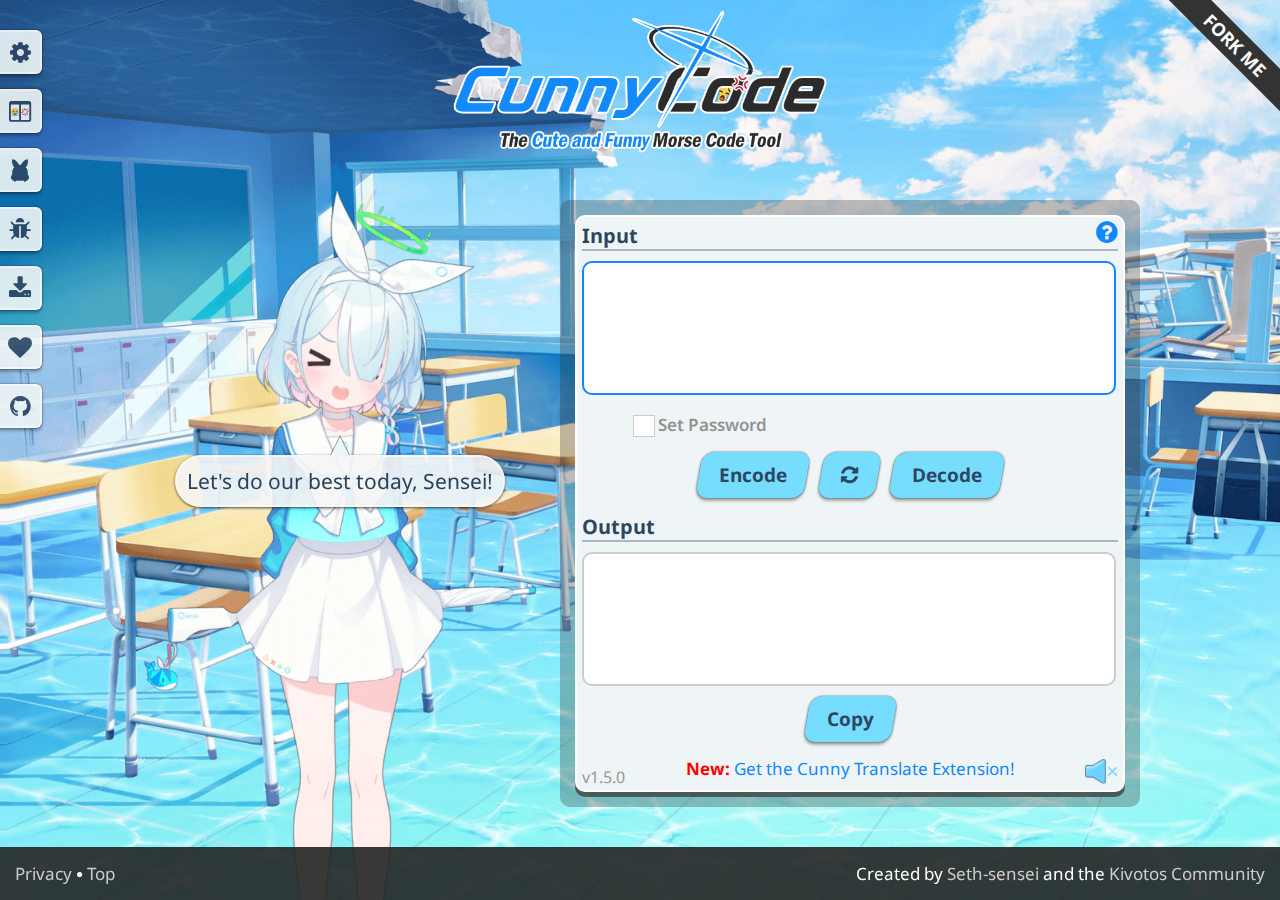
<file: index.html>
<!DOCTYPE html>
<html lang="en" prefix="og: http://ogp.me/ns#">
  <head>
    <meta charset="UTF-8">
    <title>Cunny Code</title>
    <meta name="title" content="Cunny Code">
    <meta name="twitter:title" content="Cunny Code">
    <meta property="og:title" content="Cunny Code">
    <meta name="description" content="The Cute and Funny Morse Code Tool.">
    <meta property="og:description" content="The Cute and Funny Morse Code Tool.">
    <link rel="shortcut icon" type="image/x-icon" href="resources/images/favicon.ico">

    <meta name="keywords" content="Blue Archive, Morse Code, Encoder, Decoder" lang="en">
    <meta name="language" content="en">
    <meta name="viewport" content="width=device-width, initial-scale=1">

    <meta property="og:site_name" content="sethclydesdale.github.io">
    <meta property="og:url" content="https://sethclydesdale.github.io/cunny-code/">
    <meta property="og:type" content="website">
    <meta property="og:image" content="https://sethclydesdale.github.io/cunny-code/resources/images/thumb.png">
    <meta name="twitter:card" content="summary">
    <meta name="twitter:creator" content="@SethC1995">

    <link rel="stylesheet" href="resources/css/stylesheet.min.css">
    <script src="resources/javascript/ga.js" async></script>
  </head>

  <body id="page">
    <header>
      <h1><a href="./" id="logo"><img src="resources/images/logo.png" alt="Cunny Code"></a></h1>
      <a id="fork-me" href="https://github.com/SethClydesdale/cunny-code">Fork Me</a>
    </header>
    
    <nav>
      <a href="javascript:Arona.settings.open();">Settings<i class="fa">&#xf013;</i></a>
      <a href="code/">The Code<i class="fa" id="cc-chart">&#xf0db;<span id="cunny">😭</span><span id="correction">💢</span></i></a>
      <a href="arona/">About Arona<i class="fa"><img src="resources/images/arona-icon.png" alt="&#xf059;"></i></a>
      <a href="report/">Reports &amp; Feedback<i class="fa">&#xf188;</i></a>
      <a href="download/">Download<i class="fa">&#xf019;</i></a>
      <a href="donate/">Donate<i class="fa">&#xf004;</i></a>
      <a href="https://github.com/SethClydesdale/cunny-code">GitHub<i class="fa">&#xf09b;</i></a>
    </nav>
    
    <div id="bg_layer"><div id="bg_layer2"></div></div>
    <div id="content">
      <div class="content-block clear">
        <div id="encoder" class="menu">
          <div class="menu-inner">
            <h3>Input <a href="javascript:Arona.help();" id="help" title="Help me, Arona!"><i class="fa">&#xf059;</i></a></h3>
            <textarea id="input"></textarea>
            
            <div id="password_field" class="columns-2">
              <input id="enable_password" type="checkbox" class="input_hidden" onchange="Arona.password.toggle(this);"><span tabindex="0" class="pseudo_checkbox" onclick="this.previousSibling.click();" onkeypress="event.key == 'Enter' && this.previousSibling.click();"></span><label for="enable_password" class="checkbox_label">Set Password</label>
              <input id="password" type="text" class="checkbox_input">
              <a href="javascript:Arona.help('password');" id="password_help" title="Help me, Arona!"><i class="fa">&#xf059;</i></a>
            </div>

            <div id="buttons" class="center">
              <button id="encode" onclick="Arona.encode(Arona.node.input.value, this);"><i>Encode</i></button>
              <button id="swap" onclick="Arona.swap();" title="Swap input and output"><i class="fa">&#xf021;</i></button>
              <button id="decode" onclick="Arona.decode(Arona.node.input.value, this);"><i>Decode</i></button>
            </div>

            <div id="error" style="display:none;">
              <h3 id="error_title">Error</h3>
              <strong id="error_body">The following could not be encoded.</strong><br>
              <div id="error_list" class="overflow-box"></div>
              <a href="#close" id="close_button" class="close-button" onclick="this.parentNode.style.display = 'none'; return false;"><i class="fa">&#xf00d;</i></a>
            </div>

            <h3>Output</h3>
            <textarea id="output" readonly></textarea>
            
            <div class="center">
              <button id="copy" onclick="Arona.node.output.select(); Arona.copyText(Arona.node.output.value);"><i>Copy</i></button>
            </div>
            
            <div id="cunny_translate" class="center">
              <strong style="color:red;">New:</strong> <a href="extension/">Get the Cunny Translate Extension!</a>
            </div>
            
            <div id="bgm">
              <img id="bgm_icon" src="resources/images/mute.png" onclick="Arona.toggleBGM();" onkeyup="if (/enter/i.test(event.key)) Arona.toggleBGM();" title="Toggle BGM" alt="BGM" tabindex="0">
              <audio id="bgm_player" ontimeupdate="if (this.currentTime >= 114.5) this.currentTime = 0;" loop><source src="resources/audio/Shooting%20Stars.mp3" type="audio/mpeg"></audio>
            </div>
            
            <div id="version">v1.5.0</div>
          </div>
        </div>
    
        <div id="arona">
          <div id="arona_inner">
            <div id="arona_body">
              <img id="holo" src="resources/images/arona/1.png" alt="Arona">
              <div id="arona_halo" class="arona_action"></div>
              <div id="arona_face" class="arona_action" onclick="Arona.touch('face');"></div>
              <div id="arona_head" class="arona_action" onclick="Arona.touch('head');"></div>
              <div id="arona_chest" class="arona_action" onclick="Arona.touch('chest');"></div>
              <div id="arona_skirt" class="arona_action" onclick="Arona.touch('skirt');"></div>
              <div id="arona_leg1" class="arona_action" onclick="Arona.touch('leg');"></div>
              <div id="arona_leg2" class="arona_action" onclick="Arona.touch('leg');"></div>
              <div id="arona_leg3" class="arona_action" onclick="Arona.touch('leg');"></div>
              <div id="arona_leg4" class="arona_action" onclick="Arona.touch('leg');"></div>
              <div id="arona_shoes" class="arona_action" onclick="Arona.touch('shoe');"></div>
            </div>
            <div id="dialogue_container" class="fade-in">
              <div id="dialogue"><noscript>Please enable JavaScript, Sensei.<br>You can't use me without it!</noscript></div>
            </div>
          </div>
        </div>
      </div>
    </div>
      
    <footer class="clear">
      <ul class="footer-left">
        <li><a href="privacy/">Privacy</a></li>
        <li><a href="#logo">Top</a></li>
      </ul>

      <ul class="footer-right">
        <li>Created by <a href="https://github.com/SethClydesdale">Seth-sensei</a> and the <a href="https://github.com/SethClydesdale/cunny-code/graphs/contributors">Kivotos Community</a></li>
      </ul>
    </footer>
    
    <script src="resources/javascript/aes.js"></script>
    <script src="resources/javascript/arona.min.js"></script>
    <script>
      // have Arona greet her dear Sensei
      Arona.say(Arona.speech.greetings[Math.floor(Math.random() * Arona.speech.greetings.length)]);
      
      Arona.preload.assets(); // preload images
      Arona.idle(true); // start idle listener
    </script>
  </body>
</html>
</file>
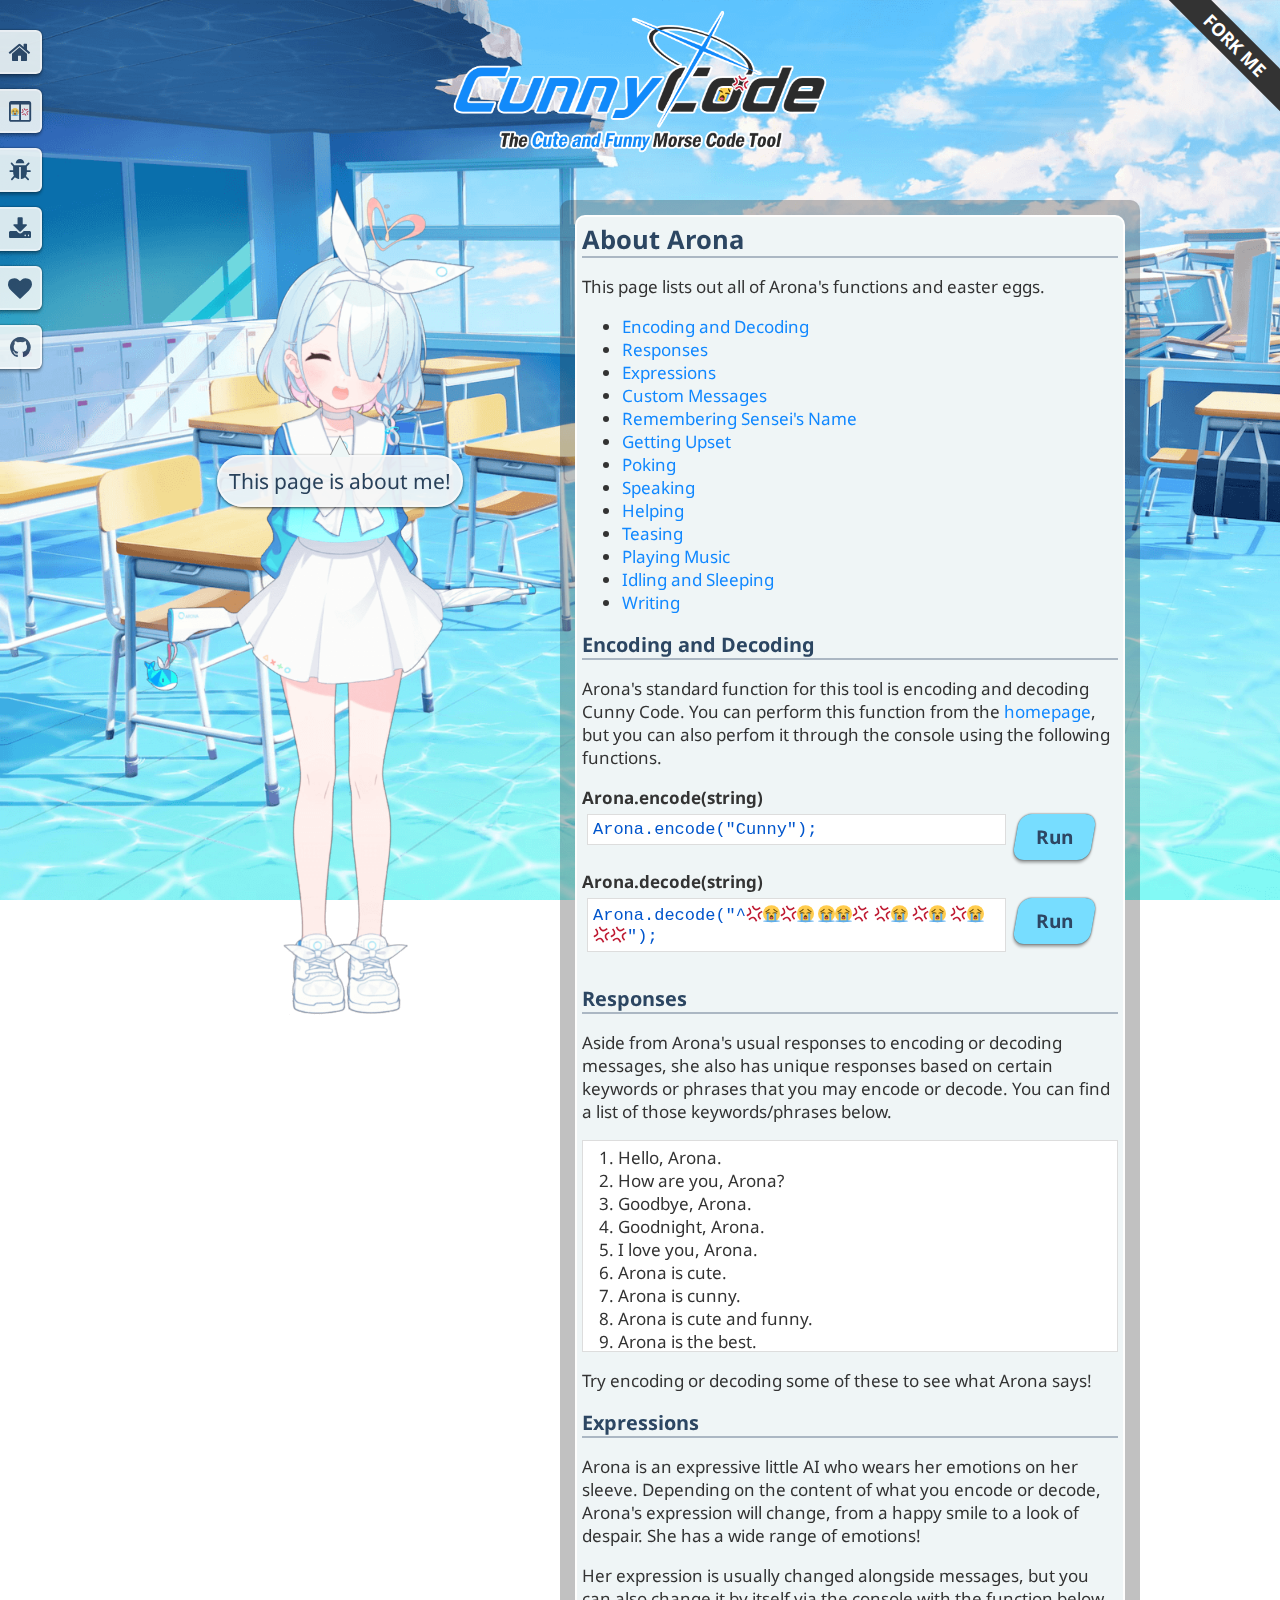
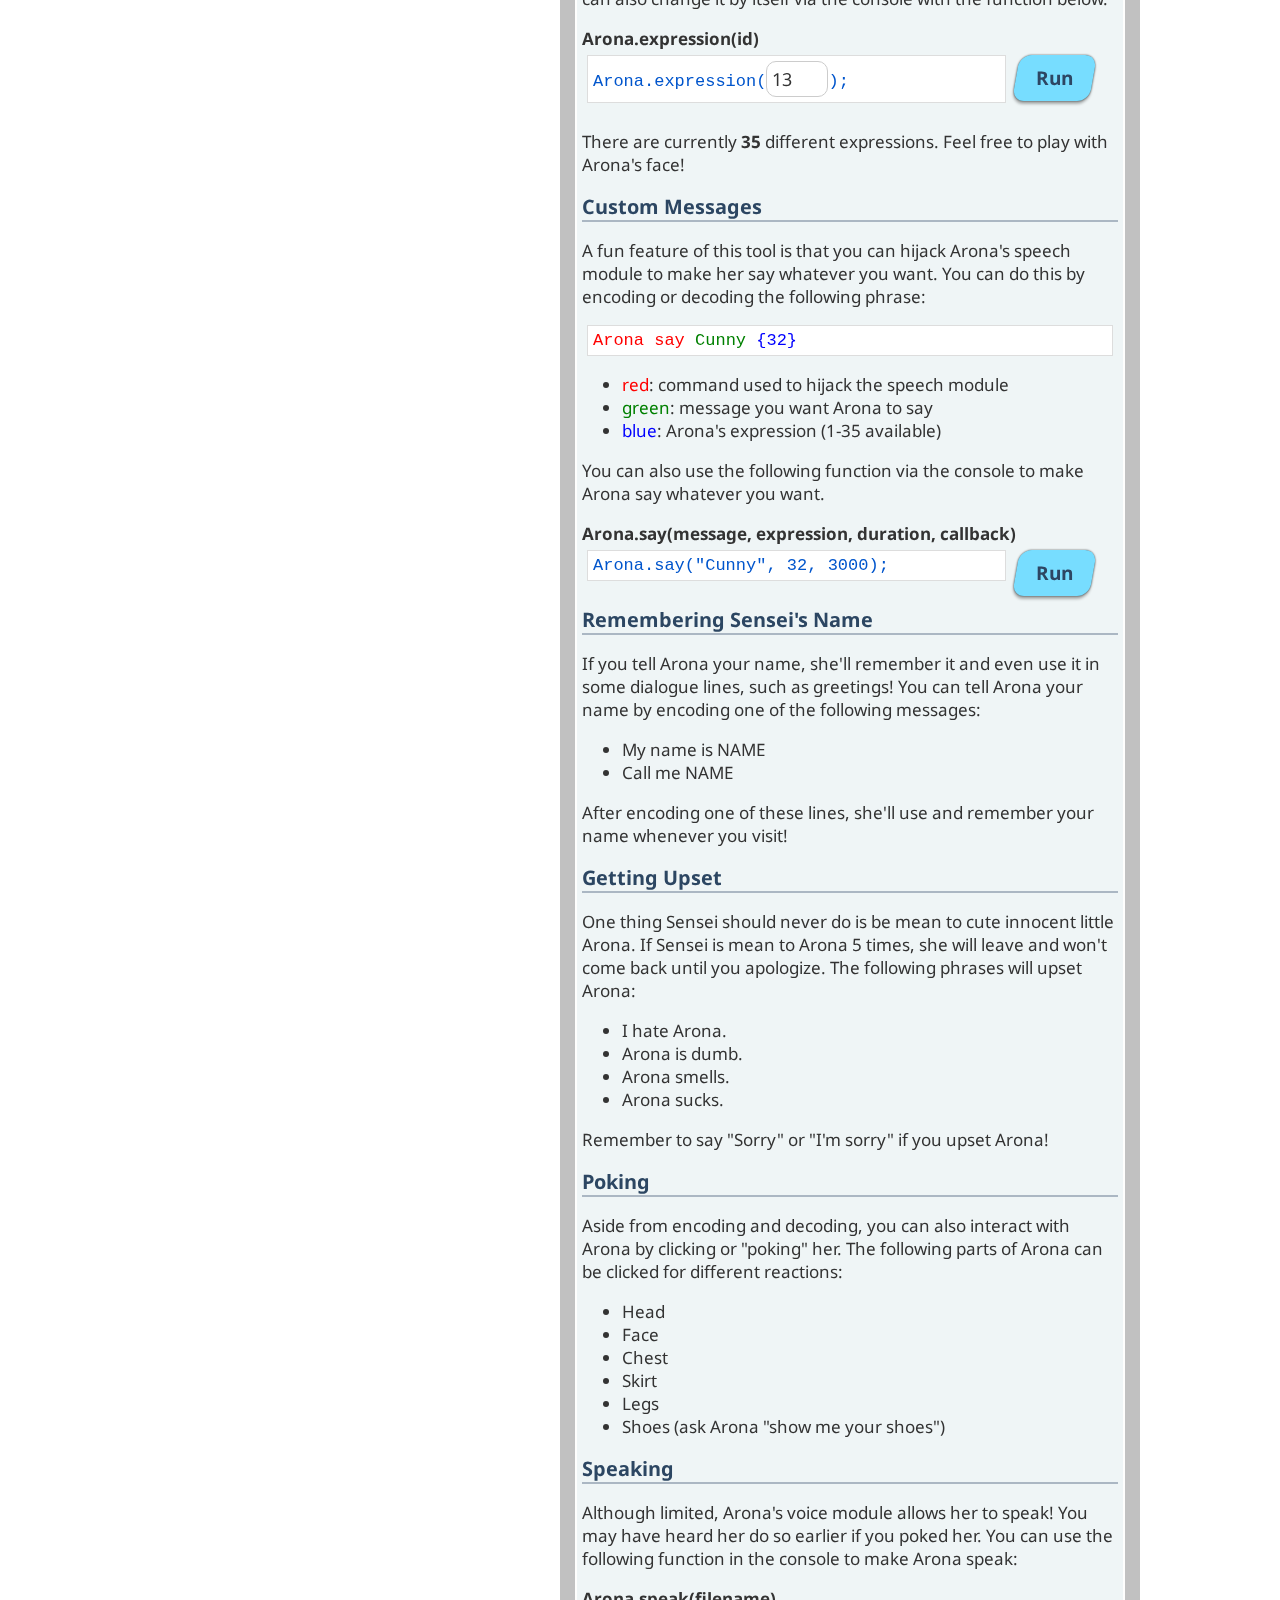
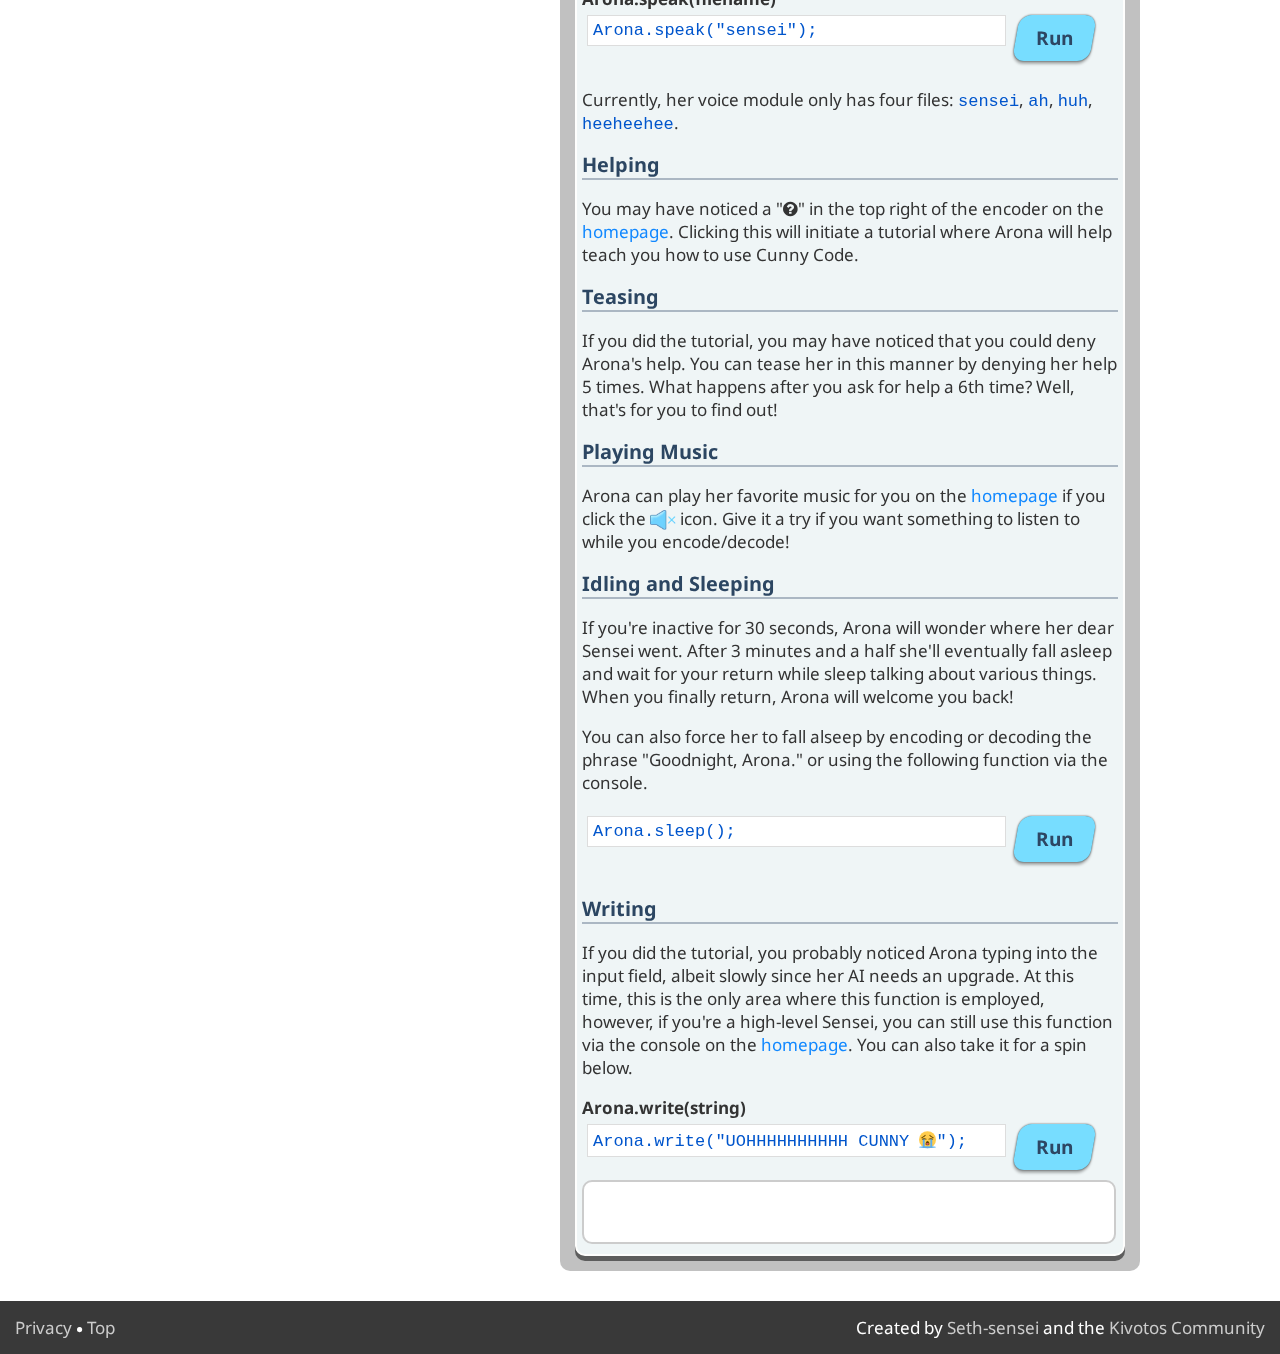
<file: arona/index.html>
﻿<!DOCTYPE html>
<html lang="en" prefix="og: http://ogp.me/ns#">
  <head>
    <meta charset="UTF-8">
    <title>About Arona | Cunny Code</title>
    <meta name="title" content="About Arona | Cunny Code">
    <meta name="twitter:title" content="About Arona | Cunny Code">
    <meta property="og:title" content="About Arona | Cunny Code">
    <meta name="description" content="This page lists out all of Arona's functions and easter eggs.">
    <meta property="og:description" content="This page lists out all of Arona's functions and easter eggs.">
    <link rel="shortcut icon" type="image/x-icon" href="../resources/images/favicon.ico">

    <meta name="keywords" content="Cunny Code, Blue Archive, Morse Code, Tool" lang="en">
    <meta name="language" content="en">
    <meta name="viewport" content="width=device-width, initial-scale=1">

    <meta property="og:site_name" content="sethclydesdale.github.io">
    <meta property="og:url" content="https://sethclydesdale.github.io/cunny-code/chart/">
    <meta property="og:type" content="website">
    <meta property="og:image" content="https://sethclydesdale.github.io/cunny-code/resources/images/thumb.png">
    <meta name="twitter:card" content="summary">
    <meta name="twitter:creator" content="@SethC1995">

    <link rel="stylesheet" href="../resources/css/stylesheet.min.css">
    <script src="../resources/javascript/ga.js" async></script>
  </head>

  <body id="page">
    <header>
      <h1><a href="../" id="logo"><img src="../resources/images/logo.png" alt="Cunny Code"></a></h1>
      <a id="fork-me" href="https://github.com/SethClydesdale/cunny-code">Fork Me</a>
    </header>
    
    <nav>
      <a href="../">Home<i class="fa">&#xf015;</i></a>
      <a href="../code/">The Code<i class="fa" id="cc-chart">&#xf0db;<span id="cunny">😭</span><span id="correction">💢</span></i></a>
      <a href="../report/">Reports &amp; Feedback<i class="fa">&#xf188;</i></a>
      <a href="../download/">Download<i class="fa">&#xf019;</i></a>
      <a href="../donate/">Donate<i class="fa">&#xf004;</i></a>
      <a href="https://github.com/SethClydesdale/cunny-code">GitHub<i class="fa">&#xf09b;</i></a>
    </nav>

    <div id="bg_layer"><div id="bg_layer2"></div></div>
    <div id="content">
      <div class="content-block clear">
        <div id="encoder" class="menu">
          <div class="menu-inner">
            <h2>About Arona</h2>
            <p>This page lists out all of Arona's functions and easter eggs.</p>
            <ul>
              <li><a href="#cunny-code">Encoding and Decoding</a></li>
              <li><a href="#responses">Responses</a></li>
              <li><a href="#expressions">Expressions</a></li>
              <li><a href="#custom-messages">Custom Messages</a></li>
              <li><a href="#sensei-name">Remembering Sensei's Name</a></li>
              <li><a href="#getting-upset">Getting Upset</a></li>
              <li><a href="#poking">Poking</a></li>
              <li><a href="#speaking">Speaking</a></li>
              <li><a href="#helping">Helping</a></li>
              <li><a href="#teasing">Teasing</a></li>
              <li><a href="#playing-music">Playing Music</a></li>
              <li><a href="#idling-and-sleeping">Idling and Sleeping</a></li>
              <li><a href="#writing">Writing</a></li>
            </ul>
            
            <h3 id="cunny-code">Encoding and Decoding</h3>
            <p>Arona's standard function for this tool is encoding and decoding Cunny Code. You can perform this function from the <a href="../">homepage</a>, but you can also perfom it through the console using the following functions.</p>
            
            <strong>Arona.encode(string)</strong>
            <div class="columns-2 clear">
              <div style="width:80%;margin-bottom:5px;"><code class="block">Arona.encode("Cunny");</code></div>
              <div style="width:20%;margin-bottom:5px;"><button onclick="Arona.say('Here is your encoded message, Sensei!<br>&quot;' + Arona.encode('Cunny') + '&quot;', 12); document.getElementById('arona_inner').focus();"><i>Run</i></button></div>
            </div>
            
            <strong>Arona.decode(string)</strong>
            <div class="columns-2 clear">
              <div style="width:80%;margin-bottom:5px;"><code class="block">Arona.decode("^💢😭💢😭 😭😭💢 💢😭 💢😭 💢😭💢💢");</code></div>
              <div style="width:20%;margin-bottom:5px;"><button onclick="Arona.say('Here is your decoded message, Sensei!<br>&quot;' + Arona.decode('^💢😭💢😭 😭😭💢 💢😭 💢😭 💢😭💢💢') + '&quot;', 12); document.getElementById('arona_inner').focus();"><i>Run</i></button></div>
            </div>
            <br>
            
            <h3 id="responses">Responses</h3>
            <p>Aside from Arona's usual responses to encoding or decoding messages, she also has unique responses based on certain keywords or phrases that you may encode or decode. You can find a list of those keywords/phrases below.</p>
            <ol id="response-list">
              <li>Hello, Arona.</li>
              <li>How are you, Arona?</li>
              <li>Goodbye, Arona.</li>
              <li>Goodnight, Arona.</li>
              <li>I love you, Arona.</li>
              <li>Arona is cute.</li>
              <li>Arona is cunny.</li>
              <li>Arona is cute and funny.</li>
              <li>Arona is the best.</li>
              <li>strawberry milk</li>
              <li>Who was the first person to decode Cunny Code?</li>
              <li>Who shared the first cunny code?</li>
              <li>uoh</li>
              <li>cunny</li>
              <li>cute and funny</li>
              <li>correction</li>
              <li>seggs</li>
              <li>kms</li>
              <li>Never gonna give you up</li>
              <li>Mutsuki dance</li>
              <li>69</li>
              <li>😭</li>
              <li>💢</li>
              <li>🦀</li>
            </ol>
            <p>Try encoding or decoding some of these to see what Arona says!</p>
            
            <h3 id="expressions">Expressions</h3>
            <p>Arona is an expressive little AI who wears her emotions on her sleeve. Depending on the content of what you encode or decode, Arona's expression will change, from a happy smile to a look of despair. She has a wide range of emotions!</p>
            <p>Her expression is usually changed alongside messages, but you can also change it by itself via the console with the function below.</p>
            <strong>Arona.expression(id)</strong>
            <div class="columns-2 clear">
              <div style="width:80%;margin-bottom:5px;"><code class="block">Arona.expression(<input id="arona_exp" type="number" value="13" min="1" max="35" onchange="document.getElementById('exp_run').click();" style="width:50px;">);</code></div>
              <div style="width:20%;margin-bottom:5px;"><button id="exp_run" onclick="Arona.expression(document.getElementById('arona_exp').value); document.getElementById('arona_inner').focus();"><i>Run</i></button></div>
            </div>
            <p>There are currently <strong>35</strong> different expressions. Feel free to play with Arona's face!</p>
            
            <h3 id="custom-messages">Custom Messages</h3>
            <p>A fun feature of this tool is that you can hijack Arona's speech module to make her say whatever you want. You can do this by encoding or decoding the following phrase:</p>
            <code class="block"><span style="color:red">Arona say</span> <span style="color:green;">Cunny</span> <span style="color:blue;">{32}</span></code>
            <ul>
              <li><span style="color:red">red</span>: command used to hijack the speech module</li>
              <li><span style="color:green;">green</span>: message you want Arona to say</li>
              <li><span style="color:blue;">blue</span>: Arona's expression (1-35 available)</li>
            </ul>
            <p>You can also use the following function via the console to make Arona say whatever you want.</p>
            <strong>Arona.say(message, expression, duration, callback)</strong>
            <div class="columns-2 clear">
              <div style="width:80%;margin-bottom:5px;"><code class="block">Arona.say("Cunny", 32, 3000);</code></div>
              <div style="width:20%;margin-bottom:5px;"><button onclick="Arona.say('Cunny', 32, 3000); document.getElementById('arona_inner').focus();"><i>Run</i></button></div>
            </div>
            
            <h3 id="sensei-name">Remembering Sensei's Name</h3>
            <p>If you tell Arona your name, she'll remember it and even use it in some dialogue lines, such as greetings! You can tell Arona your name by encoding one of the following messages:</p>
            <ul>
              <li>My name is NAME</li>
              <li>Call me NAME</li>
            </ul>
            <p>After encoding one of these lines, she'll use and remember your name whenever you visit!</p>
            
            <h3 id="getting-upset">Getting Upset</h3>
            <p>One thing Sensei should never do is be mean to cute innocent little Arona. If Sensei is mean to Arona 5 times, she will leave and won't come back until you apologize. The following phrases will upset Arona:</p>
            <ul>
              <li>I hate Arona.</li>
              <li>Arona is dumb.</li>
              <li>Arona smells.</li>
              <li>Arona sucks.</li>
            </ul>
            <p>Remember to say "Sorry" or "I'm sorry" if you upset Arona!</p>
            
            <h3 id="poking">Poking</h3>
            <p>Aside from encoding and decoding, you can also interact with Arona by clicking or "poking" her. The following parts of Arona can be clicked for different reactions:</p>
            <ul>
              <li>Head</li>
              <li>Face</li>
              <li>Chest</li>
              <li>Skirt</li>
              <li>Legs</li>
              <li>Shoes (ask Arona "show me your shoes")</li>
            </ul>
            
            <h3 id="speaking">Speaking</h3>
            <p>Although limited, Arona's voice module allows her to speak! You may have heard her do so earlier if you poked her. You can use the following function in the console to make Arona speak:</p>
            <strong>Arona.speak(filename)</strong>
            <div class="columns-2 clear">
              <div style="width:80%;margin-bottom:5px;"><code class="block">Arona.speak("sensei");</code></div>
              <div style="width:20%;margin-bottom:5px;"><button onclick="Arona.say('Sensei!', 31, 2000); Arona.speak('sensei'); document.getElementById('arona_inner').focus();"><i>Run</i></button></div>
            </div>
            <p>Currently, her voice module only has four files: <code>sensei</code>, <code>ah</code>, <code>huh</code>, <code>heeheehee</code>.</p>
            
            <h3 id="helping">Helping</h3>
            <p>You may have noticed a "<i class="fa">&#xf059;</i>" in the top right of the encoder on the <a href="../">homepage</a>. Clicking this will initiate a tutorial where Arona will help teach you how to use Cunny Code.</p>
            
            <h3 id="teasing">Teasing</h3>
            <p>If you did the tutorial, you may have noticed that you could deny Arona's help. You can tease her in this manner by denying her help 5 times. What happens after you ask for help a 6th time? Well, that's for you to find out!</p>
            
            <h3 id="playing-music">Playing Music</h3>
            <p>Arona can play her favorite music for you on the <a href="../">homepage</a> if you click the <img src="../resources/images/mute.png" alt="music" style="vertical-align:middle; height:20px;"> icon. Give it a try if you want something to listen to while you encode/decode!</p>
            
            <h3 id="idling-and-sleeping">Idling and Sleeping</h3>
            <p>If you're inactive for 30 seconds, Arona will wonder where her dear Sensei went. After 3 minutes and a half she'll eventually fall asleep and wait for your return while sleep talking about various things. When you finally return, Arona will welcome you back!</p>
            <p>You can also force her to fall alseep by encoding or decoding the phrase "Goodnight, Arona." or using the following function via the console.</p>
            <div class="columns-2 clear">
              <div style="width:80%;margin-bottom:5px;"><code class="block">Arona.sleep();</code></div>
              <div style="width:20%;margin-bottom:5px;"><button onclick="setTimeout(Arona.sleep, 100);"><i>Run</i></button></div>
            </div>
            <br>
            
            <h3 id="writing">Writing</h3>
            <p>If you did the tutorial, you probably noticed Arona typing into the input field, albeit slowly since her AI needs an upgrade. At this time, this is the only area where this function is employed, however, if you're a high-level Sensei, you can still use this function via the console on the <a href="../">homepage</a>. You can also take it for a spin below.</p>
            
            <strong>Arona.write(string)</strong>
            <div class="columns-2 clear">
              <div style="width:80%;margin-bottom:5px;"><code class="block">Arona.write("UOHHHHHHHHHH CUNNY 😭");</code></div>
              <div style="width:20%;margin-bottom:5px;"><button onclick="Arona.say('*confident typing*', 22, 3500); Arona.write('UOHHHHHHHHHH CUNNY 😭'); document.getElementById('arona_inner').focus();"><i>Run</i></button></div>
            </div>
            <textarea id="input-demo" style="height:50px;" readonly></textarea>
          </div>
        </div>
    
        <div id="arona">
          <div id="arona_inner" tabindex="0" style="outline:none;">
            <div id="arona_body">
              <img id="holo" src="../resources/images/arona/11.png" alt="Arona">
              <div id="arona_face" class="arona_action" onclick="Arona.touch('face');"></div>
              <div id="arona_head" class="arona_action" onclick="Arona.touch('head');"></div>
              <div id="arona_chest" class="arona_action" onclick="Arona.touch('chest');"></div>
              <div id="arona_skirt" class="arona_action" onclick="Arona.touch('skirt');"></div>
              <div id="arona_leg1" class="arona_action" onclick="Arona.touch('leg');"></div>
              <div id="arona_leg2" class="arona_action" onclick="Arona.touch('leg');"></div>
              <div id="arona_leg3" class="arona_action" onclick="Arona.touch('leg');"></div>
              <div id="arona_leg4" class="arona_action" onclick="Arona.touch('leg');"></div>
              <div id="arona_shoes" class="arona_action" onclick="Arona.touch('shoe');"></div>
            </div>
            <div id="dialogue_container" class="fade-in">
              <div id="dialogue">This page is about me!</div>
            </div>
          </div>
        </div>
      </div>
    </div>
      
    <footer class="clear">
      <ul class="footer-left">
        <li><a href="../privacy/">Privacy</a></li>
        <li><a href="#logo">Top</a></li>
      </ul>

      <ul class="footer-right">
        <li>Created by <a href="https://github.com/SethClydesdale">Seth-sensei</a> and the <a href="https://github.com/SethClydesdale/cunny-code/graphs/contributors">Kivotos Community</a></li>
      </ul>
    </footer>
    
    <script src="../resources/javascript/arona.min.js"></script>
    <script>
      Arona.node.input = document.getElementById('input-demo');
      
      // change Arona to default state after 10 seconds
      Arona.messageTimeout = setTimeout(function () {
        Arona.node.dialogue_container.className = 'fade-out';
        Arona.node.holo.src = getPaths() + 'resources/images/arona/1.png';
      }, 10000);
      
      Arona.preload.assets(); // preload images
      Arona.idle(true); // start idle listener
    </script>
  </body>
</html>
</file>
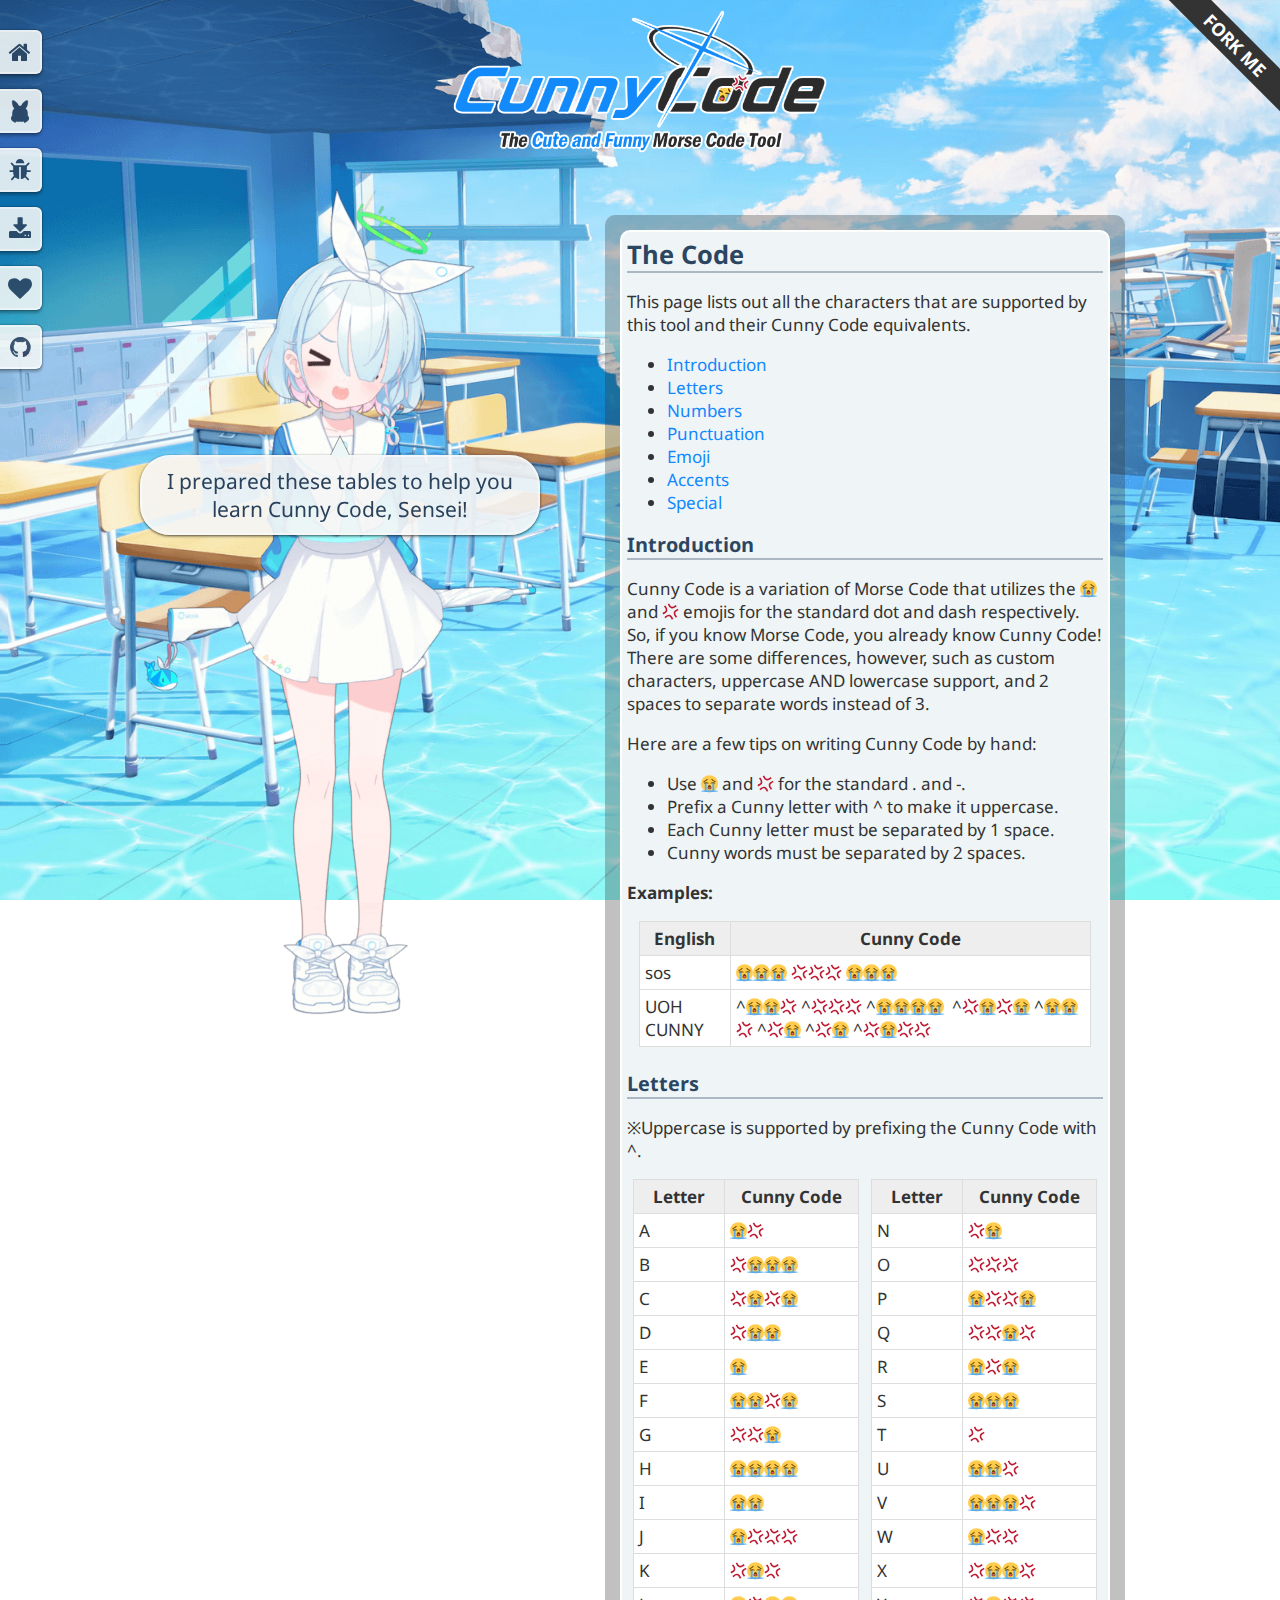
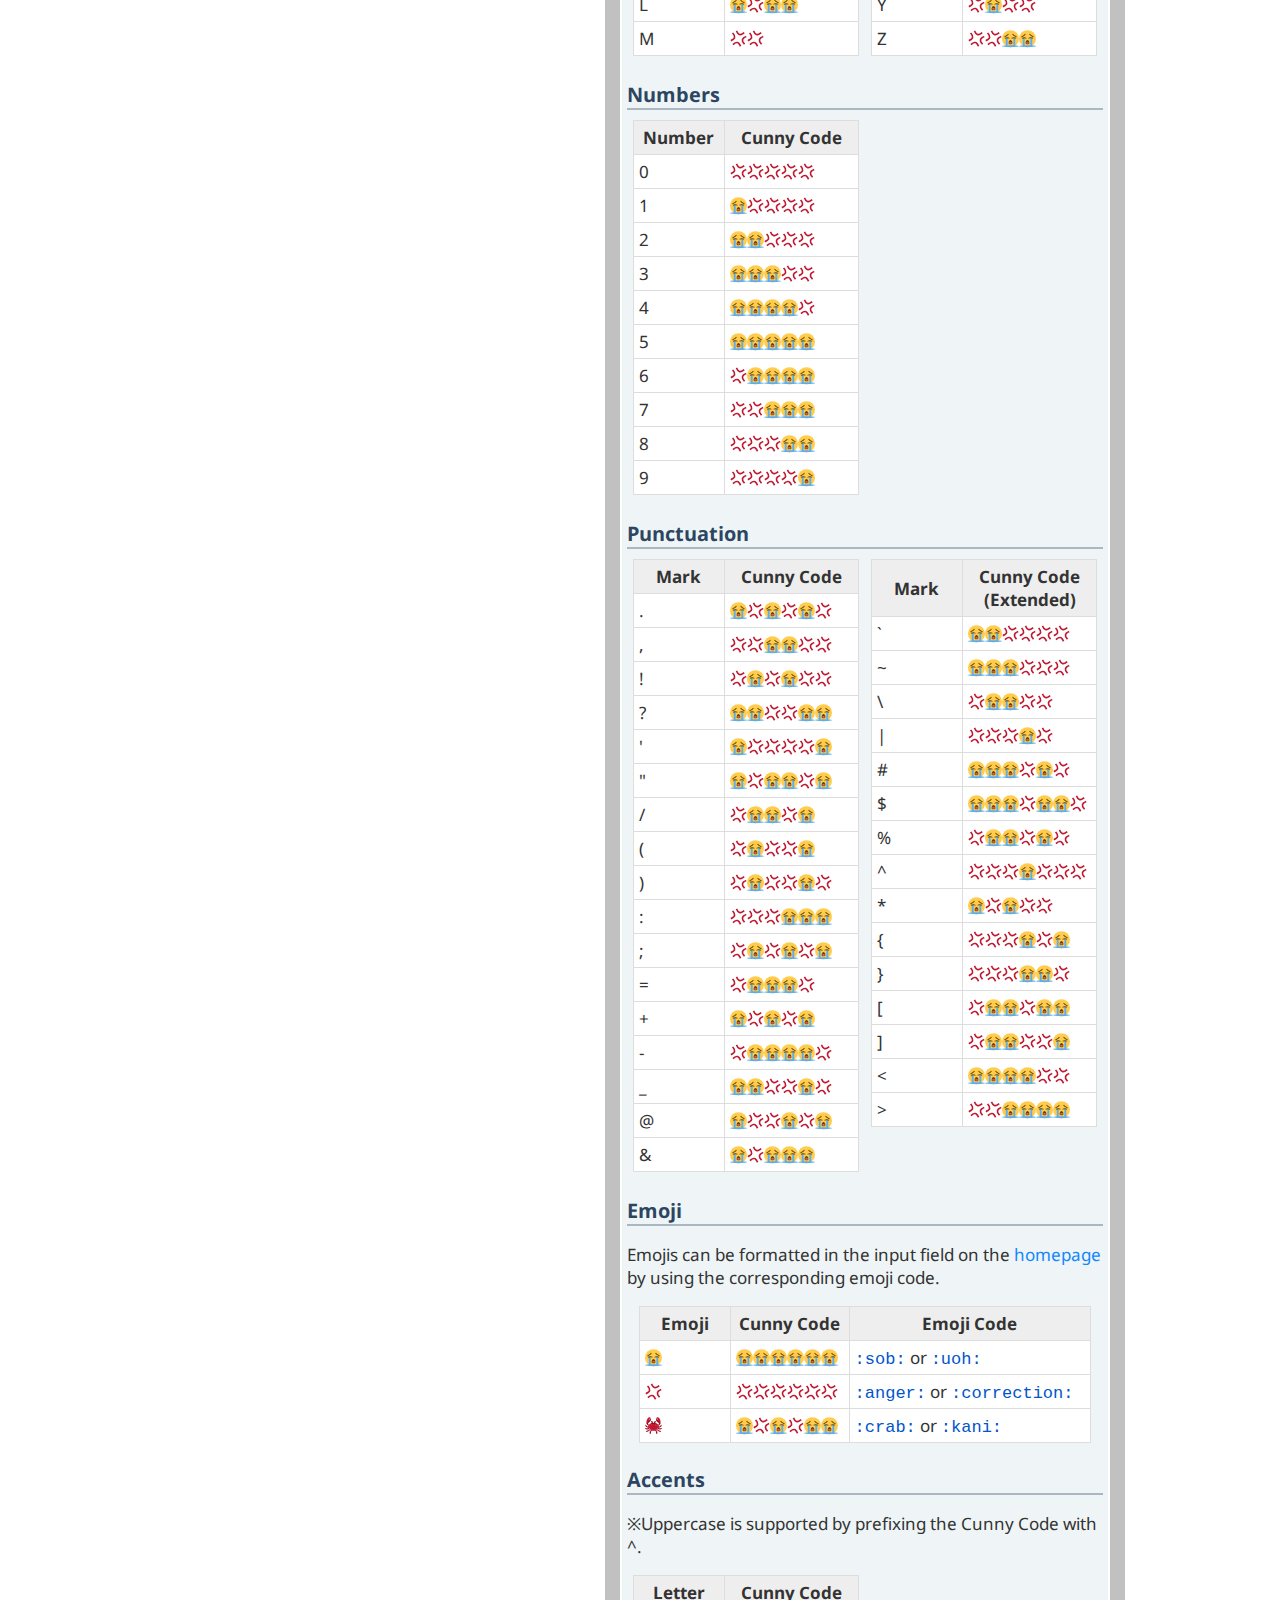
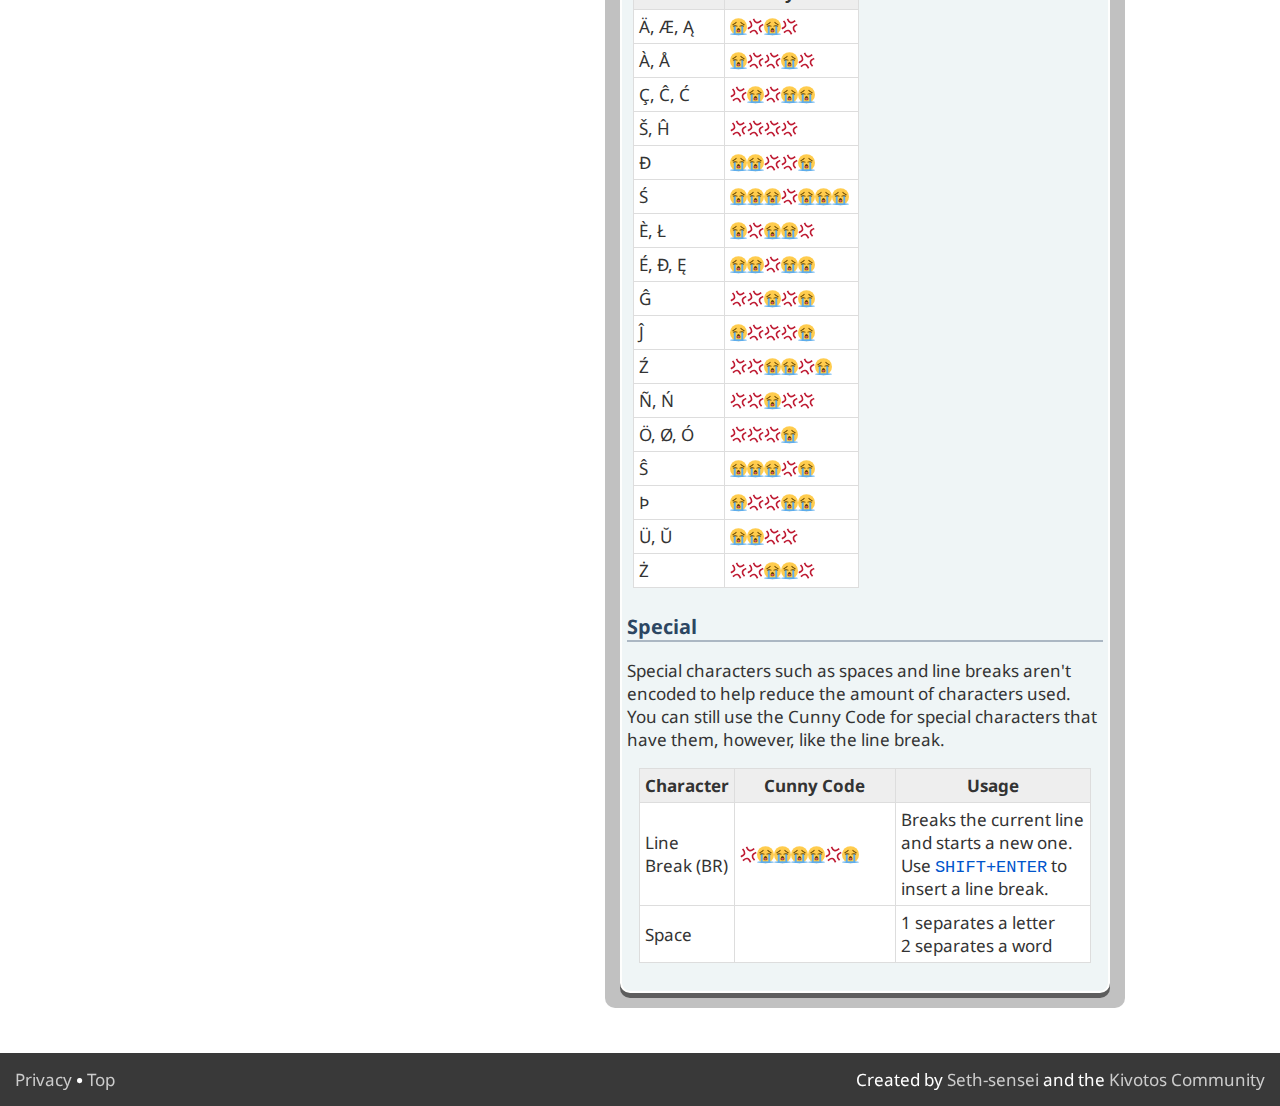
<file: code/index.html>
﻿<!DOCTYPE html>
<html lang="en" prefix="og: http://ogp.me/ns#">
  <head>
    <meta charset="UTF-8">
    <title>The Code | Cunny Code</title>
    <meta name="title" content="The Code | Cunny Code">
    <meta name="twitter:title" content="The Code | Cunny Code">
    <meta property="og:title" content="The Code | Cunny Code">
    <meta name="description" content="This page lists out all the characters supported by Cunny Code.">
    <meta property="og:description" content="This page lists out all the characters supported by Cunny Code.">
    <link rel="shortcut icon" type="image/x-icon" href="../resources/images/favicon.ico">

    <meta name="keywords" content="Cunny Code, Blue Archive, Morse Code, Tool" lang="en">
    <meta name="language" content="en">
    <meta name="viewport" content="width=device-width, initial-scale=1">

    <meta property="og:site_name" content="sethclydesdale.github.io">
    <meta property="og:url" content="https://sethclydesdale.github.io/cunny-code/chart/">
    <meta property="og:type" content="website">
    <meta property="og:image" content="https://sethclydesdale.github.io/cunny-code/resources/images/thumb.png">
    <meta name="twitter:card" content="summary">
    <meta name="twitter:creator" content="@SethC1995">

    <link rel="stylesheet" href="../resources/css/stylesheet.min.css">
    <script src="../resources/javascript/ga.js" async></script>
  </head>

  <body id="page">
    <header>
      <h1><a href="../" id="logo"><img src="../resources/images/logo.png" alt="Cunny Code"></a></h1>
      <a id="fork-me" href="https://github.com/SethClydesdale/cunny-code">Fork Me</a>
    </header>
    
    <nav>
      <a href="../">Home<i class="fa">&#xf015;</i></a>
      <a href="../arona/">About Arona<i class="fa"><img src="../resources/images/arona-icon.png" alt="&#xf059;"></i></a>
      <a href="../report/">Reports &amp; Feedback<i class="fa">&#xf188;</i></a>
      <a href="../download/">Download<i class="fa">&#xf019;</i></a>
      <a href="../donate/">Donate<i class="fa">&#xf004;</i></a>
      <a href="https://github.com/SethClydesdale/cunny-code">GitHub<i class="fa">&#xf09b;</i></a>
    </nav>

    <div id="bg_layer"><div id="bg_layer2"></div></div>
    <div id="content">
      <div class="content-block clear">
        <div id="encoder">
          <div class="menu">
            <div class="menu-inner">
              <h2>The Code</h2>
              <p>This page lists out all the characters that are supported by this tool and their Cunny Code equivalents.</p>
              <ul>
                <li><a href="#introduction">Introduction</a></li>
                <li><a href="#letters">Letters</a></li>
                <li><a href="#numbers">Numbers</a></li>
                <li><a href="#punctuation">Punctuation</a></li>
                <li><a href="#emoji">Emoji</a></li>
                <li><a href="#accents">Accents</a></li>
                <li><a href="#special">Special</a></li>
              </ul>

              <h3 id="introduction">Introduction</h3>
              <p>Cunny Code is a variation of Morse Code that utilizes the 😭 and 💢 emojis for the standard dot and dash respectively. So, if you know Morse Code, you already know Cunny Code! There are some differences, however, such as custom characters, uppercase AND lowercase support, and 2 spaces to separate words instead of 3.</p>
              <p>Here are a few tips on writing Cunny Code by hand:</p>
              <ul>
                <li>Use 😭 and 💢 for the standard . and -.</li>
                <li>Prefix a Cunny letter with ^ to make it uppercase.</li>
                <li>Each Cunny letter must be separated by 1 space.</li>
                <li>Cunny words must be separated by 2 spaces.</li>
              </ul>

              <p><strong>Examples:</strong></p>
              <table>
                <tr>
                  <th style="width:80px;">English</th>
                  <th>Cunny Code</th>
                </tr>
                <tr>
                  <td>sos</td>
                  <td>😭😭😭 💢💢💢 😭😭😭</td>
                </tr>
                <tr>
                  <td>UOH CUNNY</td>
                  <td>^😭😭💢 ^💢💢💢 ^😭😭😭😭  ^💢😭💢😭 ^😭😭💢 ^💢😭 ^💢😭 ^💢😭💢💢</td>
                </tr>
              </table>
              <br>

              <h3 id="letters">Letters</h3>
              <p>※Uppercase is supported by prefixing the Cunny Code with ^.</p>
              <div class="columns-2 clear">
                <div>
                  <table>
                    <tr>
                      <th style="width:80px;">Letter</th>
                      <th>Cunny Code</th>
                    </tr>
                    <tr>
                      <td>A</td>
                      <td>😭💢</td>
                    </tr>
                    <tr>
                      <td>B</td>
                      <td>💢😭😭😭</td>
                    </tr>
                    <tr>
                      <td>C</td>
                      <td>💢😭💢😭</td>
                    </tr>
                    <tr>
                      <td>D</td>
                      <td>💢😭😭</td>
                    </tr>
                    <tr>
                      <td>E</td>
                      <td>😭</td>
                    </tr>
                    <tr>
                      <td>F</td>
                      <td>😭😭💢😭</td>
                    </tr>
                    <tr>
                      <td>G</td>
                      <td>💢💢😭</td>
                    </tr>
                    <tr>
                      <td>H</td>
                      <td>😭😭😭😭</td>
                    </tr>
                    <tr>
                      <td>I</td>
                      <td>😭😭</td>
                    </tr>
                    <tr>
                      <td>J</td>
                      <td>😭💢💢💢</td>
                    </tr>
                    <tr>
                      <td>K</td>
                      <td>💢😭💢</td>
                    </tr>
                    <tr>
                      <td>L</td>
                      <td>😭💢😭😭</td>
                    </tr>
                    <tr>
                      <td>M</td>
                      <td>💢💢</td>
                    </tr>
                  </table>
                </div>

                <div>
                  <table>
                    <tr>
                      <th style="width:80px;">Letter</th>
                      <th>Cunny Code</th>
                    </tr>
                    <tr>
                      <td>N</td>
                      <td>💢😭</td>
                    </tr>
                    <tr>
                      <td>O</td>
                      <td>💢💢💢</td>
                    </tr>
                    <tr>
                      <td>P</td>
                      <td>😭💢💢😭</td>
                    </tr>
                    <tr>
                      <td>Q</td>
                      <td>💢💢😭💢</td>
                    </tr>
                    <tr>
                      <td>R</td>
                      <td>😭💢😭</td>
                    </tr>
                    <tr>
                      <td>S</td>
                      <td>😭😭😭</td>
                    </tr>
                    <tr>
                      <td>T</td>
                      <td>💢</td>
                    </tr>
                    <tr>
                      <td>U</td>
                      <td>😭😭💢</td>
                    </tr>
                    <tr>
                      <td>V</td>
                      <td>😭😭😭💢</td>
                    </tr>
                    <tr>
                      <td>W</td>
                      <td>😭💢💢</td>
                    </tr>
                    <tr>
                      <td>X</td>
                      <td>💢😭😭💢</td>
                    </tr>
                    <tr>
                      <td>Y</td>
                      <td>💢😭💢💢</td>
                    </tr>
                    <tr>
                      <td>Z</td>
                      <td>💢💢😭😭</td>
                    </tr>
                  </table>
                </div>
              </div>

              <h3 id="numbers">Numbers</h3>
              <div class="columns-2 clear">
                <div>
                  <table>
                    <tr>
                      <th style="width:80px;">Number</th>
                      <th>Cunny Code</th>
                    </tr>
                    <tr>
                      <td>0</td>
                      <td>💢💢💢💢💢</td>
                    </tr>
                    <tr>
                      <td>1</td>
                      <td>😭💢💢💢💢</td>
                    </tr>
                    <tr>
                      <td>2</td>
                      <td>😭😭💢💢💢</td>
                    </tr>
                    <tr>
                      <td>3</td>
                      <td>😭😭😭💢💢</td>
                    </tr>
                    <tr>
                      <td>4</td>
                      <td>😭😭😭😭💢</td>
                    </tr>
                    <tr>
                      <td>5</td>
                      <td>😭😭😭😭😭</td>
                    </tr>
                    <tr>
                      <td>6</td>
                      <td>💢😭😭😭😭</td>
                    </tr>
                    <tr>
                      <td>7</td>
                      <td>💢💢😭😭😭</td>
                    </tr>
                    <tr>
                      <td>8</td>
                      <td>💢💢💢😭😭</td>
                    </tr>
                    <tr>
                      <td>9</td>
                      <td>💢💢💢💢😭</td>
                    </tr>
                  </table>
                </div>
              </div>

              <h3 id="punctuation">Punctuation</h3>
              <div class="columns-2 clear">
                <div>
                  <table>
                    <tr>
                      <th style="width:80px;">Mark</th>
                      <th>Cunny Code</th>
                    </tr>
                    <tr>
                      <td>.</td>
                      <td>😭💢😭💢😭💢</td>
                    </tr>
                    <tr>
                      <td>,</td>
                      <td>💢💢😭😭💢💢</td>
                    </tr>
                    <tr>
                      <td>!</td>
                      <td>💢😭💢😭💢💢</td>
                    </tr>
                    <tr>
                      <td>?</td>
                      <td>😭😭💢💢😭😭</td>
                    </tr>
                    <tr>
                      <td>'</td>
                      <td>😭💢💢💢💢😭</td>
                    </tr>
                    <tr>
                      <td>"</td>
                      <td>😭💢😭😭💢😭</td>
                    </tr>
                    <tr>
                      <td>/</td>
                      <td>💢😭😭💢😭</td>
                    </tr>
                    <tr>
                      <td>(</td>
                      <td>💢😭💢💢😭</td>
                    </tr>
                    <tr>
                      <td>)</td>
                      <td>💢😭💢💢😭💢</td>
                    </tr>
                    <tr>
                      <td>:</td>
                      <td>💢💢💢😭😭😭</td>
                    </tr>
                    <tr>
                      <td>;</td>
                      <td>💢😭💢😭💢😭</td>
                    </tr>
                    <tr>
                      <td>=</td>
                      <td>💢😭😭😭💢</td>
                    </tr>
                    <tr>
                      <td>+</td>
                      <td>😭💢😭💢😭</td>
                    </tr>
                    <tr>
                      <td>-</td>
                      <td>💢😭😭😭😭💢</td>
                    </tr>
                    <tr>
                      <td>_</td>
                      <td>😭😭💢💢😭💢</td>
                    </tr>
                    <tr>
                      <td>@</td>
                      <td>😭💢💢😭💢😭</td>
                    </tr>
                    <tr>
                      <td>&amp;</td>
                      <td>😭💢😭😭😭</td>
                    </tr>
                  </table>
                </div>
                <div>
                  <table>
                    <tr>
                      <th style="width:80px;">Mark</th>
                      <th>Cunny Code (Extended)</th>
                    </tr>
                    <tr>
                      <td>`</td>
                      <td>😭😭💢💢💢💢</td>
                    </tr>
                    <tr>
                      <td>~</td>
                      <td>😭😭😭💢💢💢</td>
                    </tr>
                    <tr>
                      <td>\</td>
                      <td>💢😭😭💢💢</td>
                    </tr>
                    <tr>
                      <td>|</td>
                      <td>💢💢💢😭💢</td>
                    </tr>
                    <tr>
                      <td>#</td>
                      <td>😭😭😭💢😭💢</td>
                    </tr>
                    <tr>
                      <td>$</td>
                      <td>😭😭😭💢😭😭💢</td>
                    </tr>
                    <tr>
                      <td>%</td>
                      <td>💢😭😭💢😭💢</td>
                    </tr>
                    <tr>
                      <td>^</td>
                      <td>💢💢💢😭💢💢💢</td>
                    </tr>
                    <tr>
                      <td>*</td>
                      <td>😭💢😭💢💢</td>
                    </tr>
                    <tr>
                      <td>{</td>
                      <td>💢💢💢😭💢😭</td>
                    </tr>
                    <tr>
                      <td>}</td>
                      <td>💢💢💢😭😭💢</td>
                    </tr>
                    <tr>
                      <td>[</td>
                      <td>💢😭😭💢😭😭</td>
                    </tr>
                    <tr>
                      <td>]</td>
                      <td>💢😭😭💢💢😭</td>
                    </tr>
                    <tr>
                      <td>&lt;</td>
                      <td>😭😭😭😭💢💢</td>
                    </tr>
                    <tr>
                      <td>&gt;</td>
                      <td>💢💢😭😭😭😭</td>
                    </tr>
                  </table>
                </div>
              </div>

              <h3 id="emoji">Emoji</h3>
              <p>Emojis can be formatted in the input field on the <a href="../">homepage</a> by using the corresponding emoji code.</p>
              <table>
                <tr>
                  <th style="width:80px;">Emoji</th>
                  <th>Cunny Code</th>
                  <th>Emoji Code</th>
                </tr>
                <tr>
                  <td>😭</td>
                  <td>😭😭😭😭😭😭</td>
                  <td><code>:sob:</code> or <code>:uoh:</code></td>
                </tr>
                <tr>
                  <td>💢</td>
                  <td>💢💢💢💢💢💢</td>
                  <td><code>:anger:</code> or <code>:correction:</code></td>
                </tr>
                <tr>
                  <td>🦀</td>
                  <td>😭💢😭💢😭😭</td>
                  <td><code>:crab:</code> or <code>:kani:</code></td>
                </tr>
              </table>
              <br>

              <h3 id="accents">Accents</h3>
              <p>※Uppercase is supported by prefixing the Cunny Code with ^.</p>
              <div class="columns-2 clear">
                <div>
                  <table>
                    <tr>
                      <th style="width:80px;">Letter</th>
                      <th>Cunny Code</th>
                    </tr>
                    <tr>
                      <td>Ä, Æ, Ą</td>
                      <td>😭💢😭💢</td>
                    </tr>
                    <tr>
                      <td>À, Å</td>
                      <td>😭💢💢😭💢</td>
                    </tr>
                    <tr>
                      <td>Ç, Ĉ, Ć</td>
                      <td>💢😭💢😭😭</td>
                    </tr>
                    <tr>
                      <td>Š, Ĥ</td>
                      <td>💢💢💢💢</td>
                    </tr>
                    <tr>
                      <td>Ð</td>
                      <td>😭😭💢💢😭</td>
                    </tr>
                    <tr>
                      <td>Ś</td>
                      <td>😭😭😭💢😭😭😭</td>
                    </tr>
                    <tr>
                      <td>È, Ł</td>
                      <td>😭💢😭😭💢</td>
                    </tr>
                    <tr>
                      <td>É, Đ, Ę</td>
                      <td>😭😭💢😭😭</td>
                    </tr>
                    <tr>
                      <td>Ĝ</td>
                      <td>💢💢😭💢😭</td>
                    </tr>
                    <tr>
                      <td>Ĵ</td>
                      <td>😭💢💢💢😭</td>
                    </tr>
                    <tr>
                      <td>Ź</td>
                      <td>💢💢😭😭💢😭</td>
                    </tr>
                    <tr>
                      <td>Ñ, Ń</td>
                      <td>💢💢😭💢💢</td>
                    </tr>
                    <tr>
                      <td>Ö, Ø, Ó</td>
                      <td>💢💢💢😭</td>
                    </tr>
                    <tr>
                      <td>Ŝ</td>
                      <td>😭😭😭💢😭</td>
                    </tr>
                    <tr>
                      <td>Þ</td>
                      <td>😭💢💢😭😭</td>
                    </tr>
                    <tr>
                      <td>Ü, Ŭ</td>
                      <td>😭😭💢💢</td>
                    </tr>
                    <tr>
                      <td>Ż</td>
                      <td>💢💢😭😭💢</td>
                    </tr>
                  </table>
                </div>
              </div>

              <h3 id="special">Special</h3>
              <p>Special characters such as spaces and line breaks aren't encoded to help reduce the amount of characters used. You can still use the Cunny Code for special characters that have them, however, like the line break.</p>
              <table>
                <tr>
                  <th style="width:80px;">Character</th>
                  <th style="width:150px;">Cunny Code</th>
                  <th>Usage</th>
                </tr>
                <tr>
                  <td>Line Break (BR)</td>
                  <td>💢😭😭😭😭💢😭</td>
                  <td>Breaks the current line and starts a new one. Use <code>SHIFT+ENTER</code> to insert a line break.</td>
                </tr>
                <tr>
                  <td>Space</td>
                  <td>&nbsp;</td>
                  <td>1 separates a letter<br>2 separates a word</td>
                </tr>
              </table>
              <br>
            </div>
          </div>
        </div>
    
        <div id="arona">
          <div id="arona_inner">
            <div id="arona_body">
              <img id="holo" src="../resources/images/arona/12.png" alt="Arona">
              <div id="arona_halo" class="arona_action"></div>
              <div id="arona_face" class="arona_action" onclick="Arona.touch('face');"></div>
              <div id="arona_head" class="arona_action" onclick="Arona.touch('head');"></div>
              <div id="arona_chest" class="arona_action" onclick="Arona.touch('chest');"></div>
              <div id="arona_skirt" class="arona_action" onclick="Arona.touch('skirt');"></div>
              <div id="arona_leg1" class="arona_action" onclick="Arona.touch('leg');"></div>
              <div id="arona_leg2" class="arona_action" onclick="Arona.touch('leg');"></div>
              <div id="arona_leg3" class="arona_action" onclick="Arona.touch('leg');"></div>
              <div id="arona_leg4" class="arona_action" onclick="Arona.touch('leg');"></div>
              <div id="arona_shoes" class="arona_action" onclick="Arona.touch('shoe');"></div>
            </div>
            <div id="dialogue_container" class="fade-in">
              <div id="dialogue">I prepared these tables to help you learn Cunny Code, Sensei!</div>
            </div>
          </div>
        </div>
      </div>
    </div>
      
    <footer class="clear">
      <ul class="footer-left">
        <li><a href="../privacy/">Privacy</a></li>
        <li><a href="#logo">Top</a></li>
      </ul>

      <ul class="footer-right">
        <li>Created by <a href="https://github.com/SethClydesdale">Seth-sensei</a> and the <a href="https://github.com/SethClydesdale/cunny-code/graphs/contributors">Kivotos Community</a></li>
      </ul>
    </footer>
    
    <script src="../resources/javascript/arona.min.js"></script>
    <script>
      // change Arona to default state after 10 seconds
      Arona.messageTimeout = setTimeout(function () {
        Arona.node.dialogue_container.className = 'fade-out';
        Arona.node.holo.src = getPaths() + 'resources/images/arona/1.png';
      }, 10000);
      
      Arona.preload.assets(); // preload images
      Arona.idle(true); // start idle listener
    </script>
  </body>
</html>
</file>
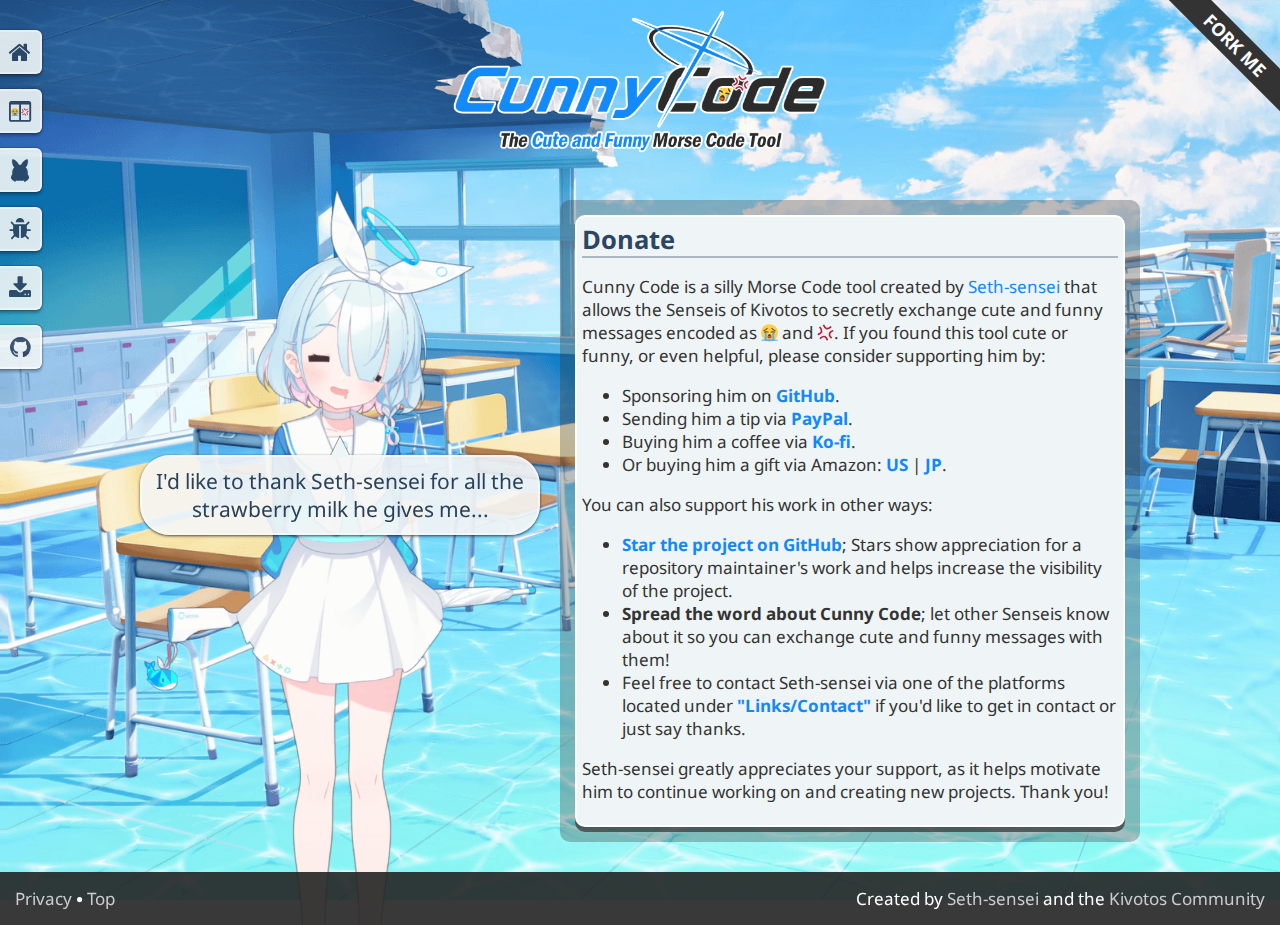
<file: donate/index.html>
﻿<!DOCTYPE html>
<html lang="en" prefix="og: http://ogp.me/ns#">
  <head>
    <meta charset="UTF-8">
    <title>Donate | Cunny Code</title>
    <meta name="title" content="Donate | Cunny Code">
    <meta name="twitter:title" content="Donate | Cunny Code">
    <meta property="og:title" content="Donate | Cunny Code">
    <meta name="description" content="If you found Cunny Code cute or funny, please considering making a donation to the developer to help support his work.">
    <meta property="og:description" content="If you found Cunny Code cute or funny, please considering making a donation to the developer to help support his work.">
    <link rel="shortcut icon" type="image/x-icon" href="../resources/images/favicon.ico">

    <meta name="keywords" content="Donate, Support, Contribute" lang="en">
    <meta name="language" content="en">
    <meta name="viewport" content="width=device-width, initial-scale=1">

    <meta property="og:site_name" content="sethclydesdale.github.io">
    <meta property="og:url" content="https://sethclydesdale.github.io/cunny-code/donate/">
    <meta property="og:type" content="website">
    <meta property="og:image" content="https://sethclydesdale.github.io/cunny-code/resources/images/thumb.png">
    <meta name="twitter:card" content="summary">
    <meta name="twitter:creator" content="@SethC1995">

    <link rel="stylesheet" href="../resources/css/stylesheet.min.css">
    <script src="../resources/javascript/ga.js" async></script>
  </head>

  <body id="page">
    <header>
      <h1><a href="../" id="logo"><img src="../resources/images/logo.png" alt="Cunny Code"></a></h1>
      <a id="fork-me" href="https://github.com/SethClydesdale/cunny-code">Fork Me</a>
    </header>
    
    <nav>
      <a href="../">Home<i class="fa">&#xf015;</i></a>
      <a href="../code/">The Code<i class="fa" id="cc-chart">&#xf0db;<span id="cunny">😭</span><span id="correction">💢</span></i></a>
      <a href="../arona/">About Arona<i class="fa"><img src="../resources/images/arona-icon.png" alt="&#xf059;"></i></a>
      <a href="../report/">Reports &amp; Feedback<i class="fa">&#xf188;</i></a>
      <a href="../download/">Download<i class="fa">&#xf019;</i></a>
      <a href="https://github.com/SethClydesdale/cunny-code">GitHub<i class="fa">&#xf09b;</i></a>
    </nav>

    <div id="bg_layer"><div id="bg_layer2"></div></div>
    <div id="content">
      <div class="content-block clear">
        <div id="encoder" class="menu">
          <div class="menu-inner">
            <h2>Donate</h2>
            <p>Cunny Code is a silly Morse Code tool created by <a href="https://github.com/SethClydesdale">Seth-sensei</a> that allows the Senseis of Kivotos to secretly exchange cute and funny messages encoded as 😭 and 💢. If you found this tool cute or funny, or even helpful, please consider supporting him by:</p>

            <ul>
              <li>Sponsoring him on <a href="https://github.com/sponsors/SethClydesdale"><strong>GitHub</strong></a>.</li>
              <li>Sending him a tip via <a href="https://paypal.me/sethc95/"><strong>PayPal</strong></a>.</li>
              <li>Buying him a coffee via <a href="https://ko-fi.com/sethc95"><strong>Ko-fi</strong></a>.</li>
              <li>Or buying him a gift via Amazon: <a href="https://www.amazon.com/hz/wishlist/ls/S7YILFHYK0IZ"><strong>US</strong></a> | <a href="https://www.amazon.jp/hz/wishlist/ls/31FKBIJPAGBAL"><strong>JP</strong></a>.</li>
            </ul>

            <p>You can also support his work in other ways:</p>
            <ul>
              <li><a href="https://github.com/SethClydesdale/cunny-code"><strong>Star the project on GitHub</strong></a>; Stars show appreciation for a repository maintainer's work and helps increase the visibility of the project.</li>
              <li><strong>Spread the word about Cunny Code</strong>; let other Senseis know about it so you can exchange cute and funny messages with them!</li>
              <li>Feel free to contact Seth-sensei via one of the platforms located under <a href="https://sethclydesdale.github.io/#main-contact"><strong>"Links/Contact"</strong></a> if you'd like to get in contact or just say thanks.</li>
            </ul>

            <p>Seth-sensei greatly appreciates your support, as it helps motivate him to continue working on and creating new projects. Thank you!</p>
          </div>
        </div>
    
        <div id="arona">
          <div id="arona_inner">
            <div id="arona_body">
              <img id="holo" src="../resources/images/arona/23.png" alt="Arona">
              <div id="arona_halo" class="arona_action"></div>
              <div id="arona_face" class="arona_action" onclick="Arona.touch('face');"></div>
              <div id="arona_head" class="arona_action" onclick="Arona.touch('head');"></div>
              <div id="arona_chest" class="arona_action" onclick="Arona.touch('chest');"></div>
              <div id="arona_skirt" class="arona_action" onclick="Arona.touch('skirt');"></div>
              <div id="arona_leg1" class="arona_action" onclick="Arona.touch('leg');"></div>
              <div id="arona_leg2" class="arona_action" onclick="Arona.touch('leg');"></div>
              <div id="arona_leg3" class="arona_action" onclick="Arona.touch('leg');"></div>
              <div id="arona_leg4" class="arona_action" onclick="Arona.touch('leg');"></div>
              <div id="arona_shoes" class="arona_action" onclick="Arona.touch('shoe');"></div>
            </div>
            <div id="dialogue_container" class="fade-in">
              <div id="dialogue">I'd like to thank Seth-sensei for all the strawberry milk he gives me...</div>
            </div>
          </div>
        </div>
      </div>
    </div>
      
    <footer class="clear">
      <ul class="footer-left">
        <li><a href="../privacy/">Privacy</a></li>
        <li><a href="#logo">Top</a></li>
      </ul>

      <ul class="footer-right">
        <li>Created by <a href="https://github.com/SethClydesdale">Seth-sensei</a> and the <a href="https://github.com/SethClydesdale/cunny-code/graphs/contributors">Kivotos Community</a></li>
      </ul>
    </footer>
    
    <script src="../resources/javascript/arona.min.js"></script>
    <script>
      // change Arona to default state after 10 seconds
      Arona.messageTimeout = setTimeout(function () {
        Arona.node.dialogue_container.className = 'fade-out';
        Arona.node.holo.src = getPaths() + 'resources/images/arona/1.png';
      }, 10000);
      
      Arona.preload.assets(); // preload images
      Arona.idle(true); // start idle listener
    </script>
  </body>
</html>
</file>
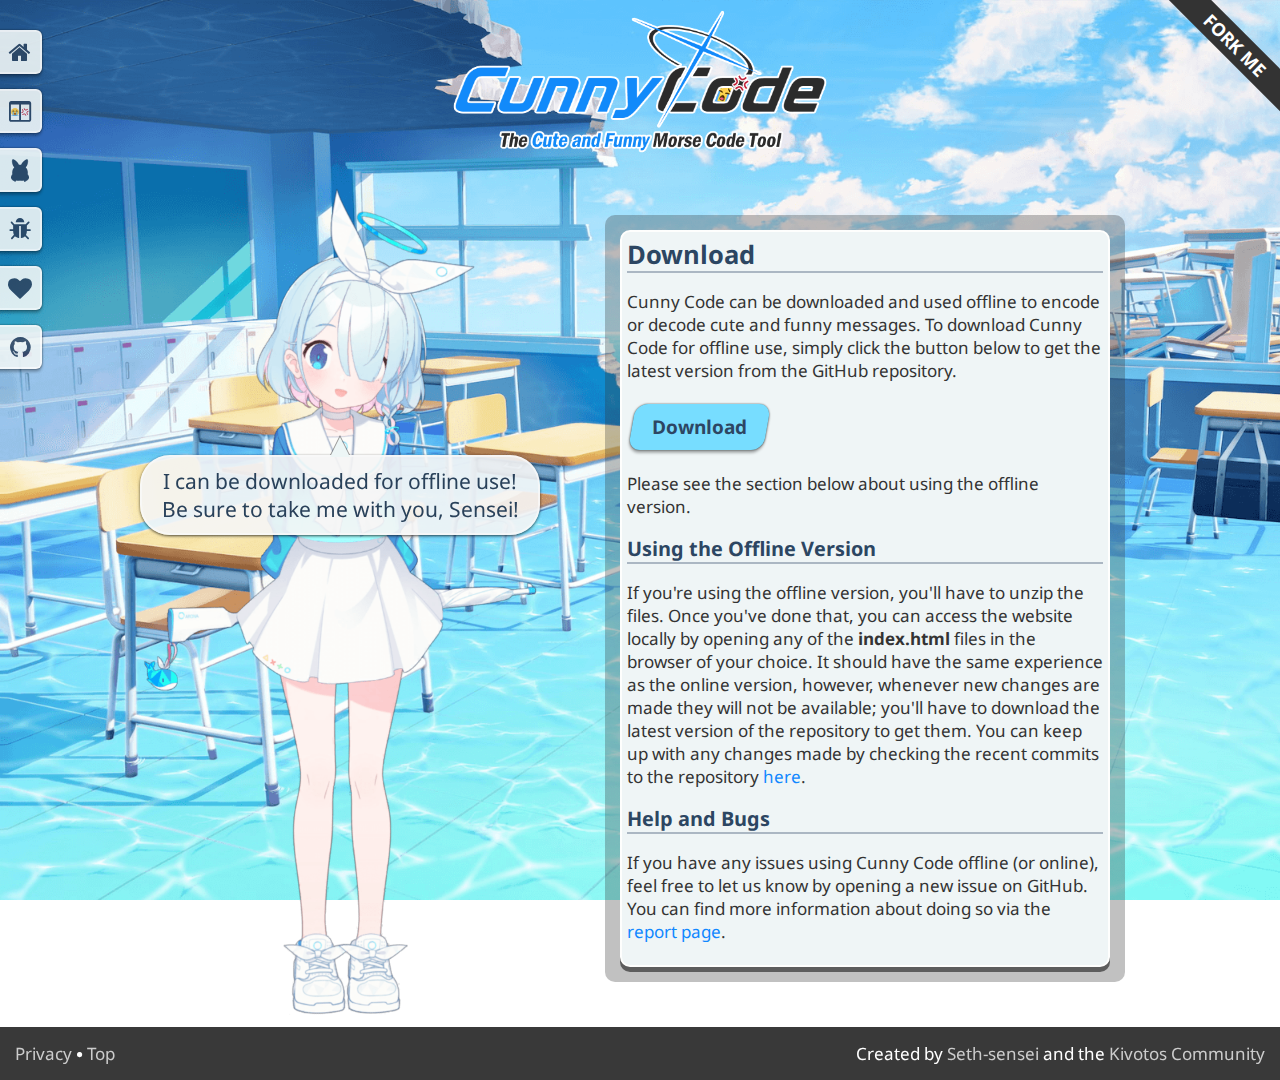
<file: download/index.html>
﻿<!DOCTYPE html>
<html lang="en" prefix="og: http://ogp.me/ns#">
  <head>
    <meta charset="UTF-8">
    <title>Download | Cunny Code</title>
    <meta name="title" content="Download | Cunny Code">
    <meta name="twitter:title" content="Download | Cunny Code">
    <meta property="og:title" content="Download | Cunny Code">
    <meta name="description" content="Download Cunny Code, the cute and funny Morse Code tool, for offline use.">
    <meta property="og:description" content="Download Cunny Code, the cute and funny Morse Code tool, for offline use.">
    <link rel="shortcut icon" type="image/x-icon" href="../resources/images/favicon.ico">

    <meta name="keywords" content="Download, Cunny Code, Blue Archive, Morse Code, Tool" lang="en">
    <meta name="language" content="en">
    <meta name="viewport" content="width=device-width, initial-scale=1">

    <meta property="og:site_name" content="sethclydesdale.github.io">
    <meta property="og:url" content="https://sethclydesdale.github.io/cunny-code/download/">
    <meta property="og:type" content="website">
    <meta property="og:image" content="https://sethclydesdale.github.io/cunny-code/resources/images/thumb.png">
    <meta name="twitter:card" content="summary">
    <meta name="twitter:creator" content="@SethC1995">

    <link rel="stylesheet" href="../resources/css/stylesheet.min.css">
    <script src="../resources/javascript/ga.js" async></script>
  </head>

  <body id="page">
    <header>
      <h1><a href="../" id="logo"><img src="../resources/images/logo.png" alt="Cunny Code"></a></h1>
      <a id="fork-me" href="https://github.com/SethClydesdale/cunny-code">Fork Me</a>
    </header>
    
    <nav>
      <a href="../">Home<i class="fa">&#xf015;</i></a>
      <a href="../code/">The Code<i class="fa" id="cc-chart">&#xf0db;<span id="cunny">😭</span><span id="correction">💢</span></i></a>
      <a href="../arona/">About Arona<i class="fa"><img src="../resources/images/arona-icon.png" alt="&#xf059;"></i></a>
      <a href="../report/">Reports &amp; Feedback<i class="fa">&#xf188;</i></a>
      <a href="../donate/">Donate<i class="fa">&#xf004;</i></a>
      <a href="https://github.com/SethClydesdale/cunny-code">GitHub<i class="fa">&#xf09b;</i></a>
    </nav>

    <div id="bg_layer"><div id="bg_layer2"></div></div>
    <div id="content">
      <div class="content-block clear">
        <div id="encoder">
          <div class="menu">
            <div class="menu-inner">
              <h2>Download</h2>
              <p>Cunny Code can be downloaded and used offline to encode or decode cute and funny messages. To download Cunny Code for offline use, simply click the button below to get the latest version from the GitHub repository.</p>

              <a href="https://github.com/SethClydesdale/cunny-code/archive/refs/heads/main.zip" class="button" onclick="Arona.say('Thank you for downloading me, Sensei!', 11);"><i>Download</i></a>

              <p>Please see the section below about using the offline version.</p>

              <h3 class="section-title" id="using-the-offline-version">Using the Offline Version</h3>
              <p>If you're using the offline version, you'll have to unzip the files. Once you've done that, you can access the website locally by opening any of the <strong>index.html</strong> files in the browser of your choice. It should have the same experience as the online version, however, whenever new changes are made they will not be available; you'll have to download the latest version of the repository to get them. You can keep up with any changes made by checking the recent commits to the repository <a href="https://github.com/SethClydesdale/cunny-code/commits/main">here</a>.</p>

              <h3 id="help-and-bugs">Help and Bugs</h3>
              <p>If you have any issues using Cunny Code offline (or online), feel free to let us know by opening a new issue on GitHub. You can find more information about doing so via the <a href="../report/">report page</a>.</p>
            </div>
          </div>
        </div>
    
        <div id="arona">
          <div id="arona_inner">
            <div id="arona_body">
              <img id="holo" src="../resources/images/arona/31.png" alt="Arona">
              <div id="arona_halo" class="arona_action"></div>
              <div id="arona_face" class="arona_action" onclick="Arona.touch('face');"></div>
              <div id="arona_head" class="arona_action" onclick="Arona.touch('head');"></div>
              <div id="arona_chest" class="arona_action" onclick="Arona.touch('chest');"></div>
              <div id="arona_skirt" class="arona_action" onclick="Arona.touch('skirt');"></div>
              <div id="arona_leg1" class="arona_action" onclick="Arona.touch('leg');"></div>
              <div id="arona_leg2" class="arona_action" onclick="Arona.touch('leg');"></div>
              <div id="arona_leg3" class="arona_action" onclick="Arona.touch('leg');"></div>
              <div id="arona_leg4" class="arona_action" onclick="Arona.touch('leg');"></div>
              <div id="arona_shoes" class="arona_action" onclick="Arona.touch('shoe');"></div>
            </div>
            <div id="dialogue_container" class="fade-in">
              <div id="dialogue">I can be downloaded for offline use! Be sure to take me with you, Sensei!</div>
            </div>
          </div>
        </div>
      </div>
    </div>
      
    <footer class="clear">
      <ul class="footer-left">
        <li><a href="../privacy/">Privacy</a></li>
        <li><a href="#logo">Top</a></li>
      </ul>

      <ul class="footer-right">
        <li>Created by <a href="https://github.com/SethClydesdale">Seth-sensei</a> and the <a href="https://github.com/SethClydesdale/cunny-code/graphs/contributors">Kivotos Community</a></li>
      </ul>
    </footer>
    
    <script src="../resources/javascript/arona.min.js"></script>
    <script>
      // change Arona to default state after 10 seconds
      Arona.messageTimeout = setTimeout(function () {
        Arona.node.dialogue_container.className = 'fade-out';
        Arona.node.holo.src = getPaths() + 'resources/images/arona/1.png';
      }, 10000);
      
      Arona.preload.assets(); // preload images
      Arona.idle(true); // start idle listener
    </script>
  </body>
</html>
</file>
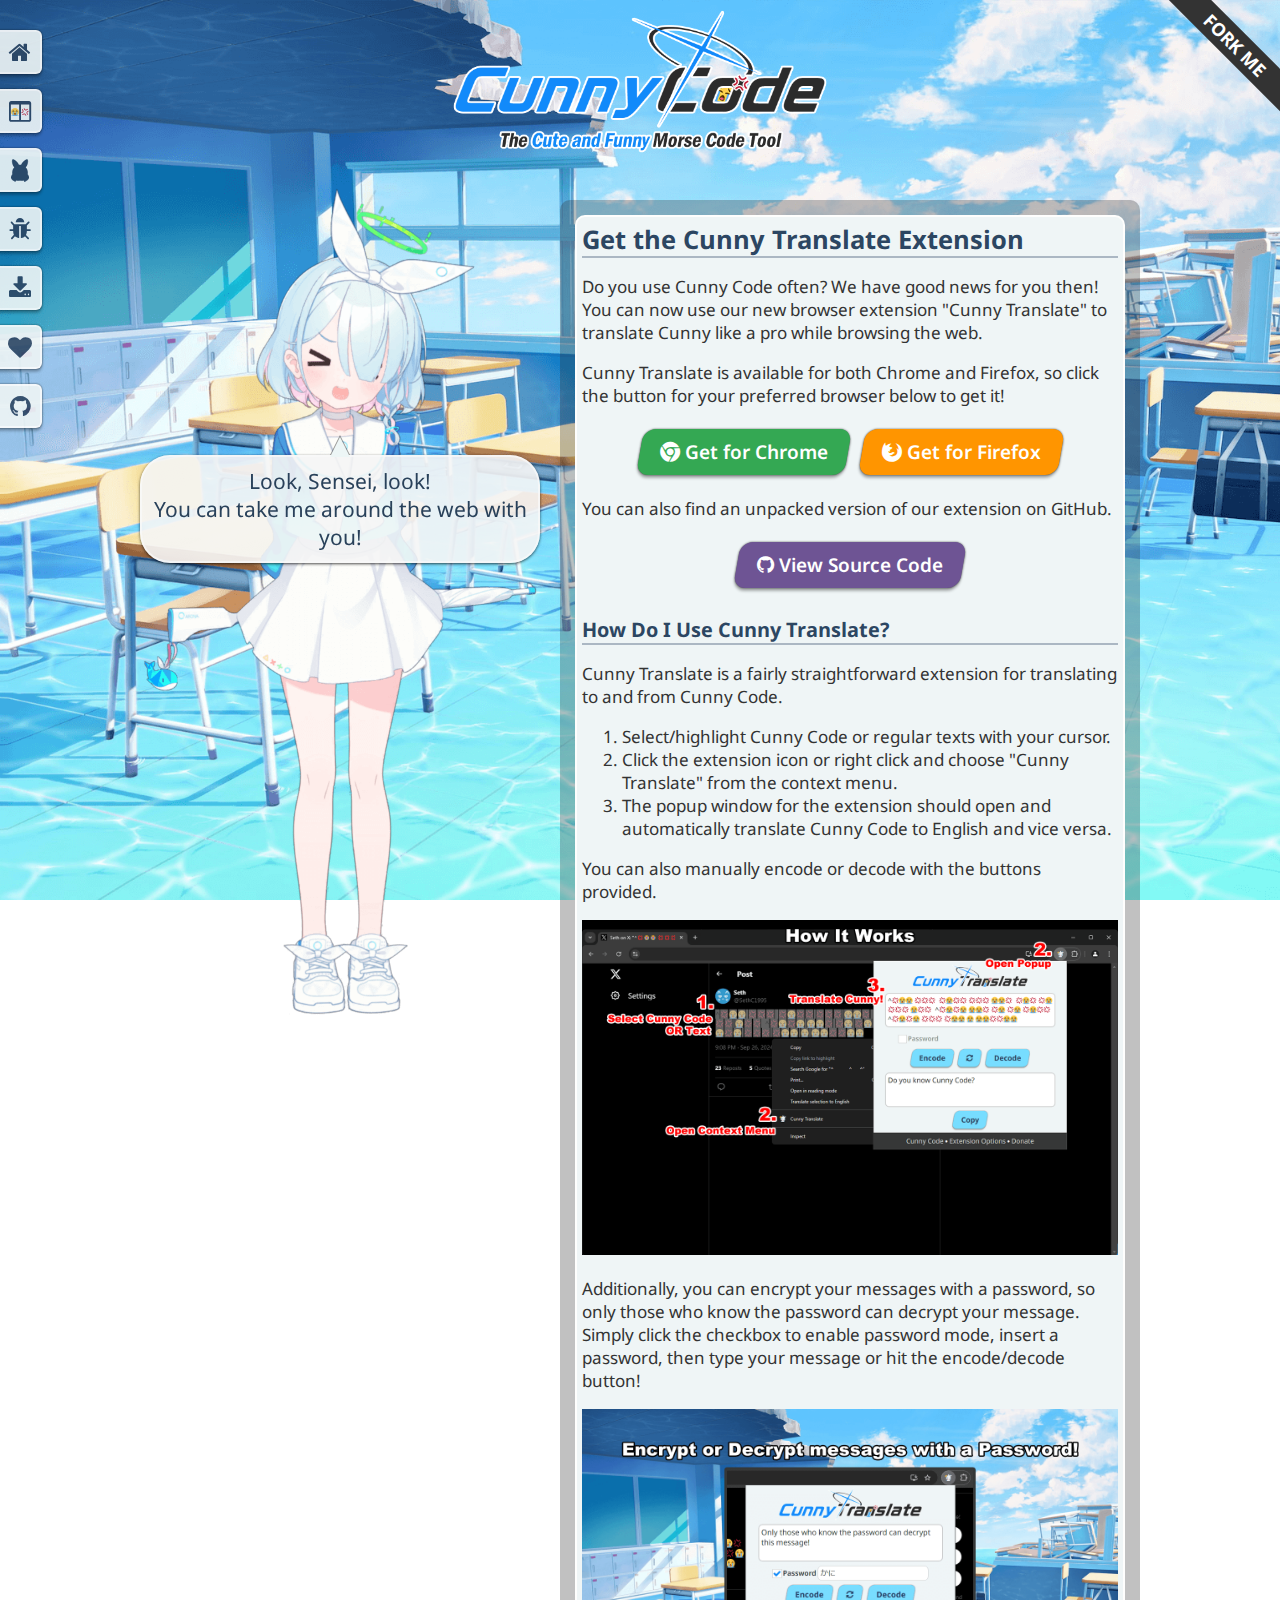
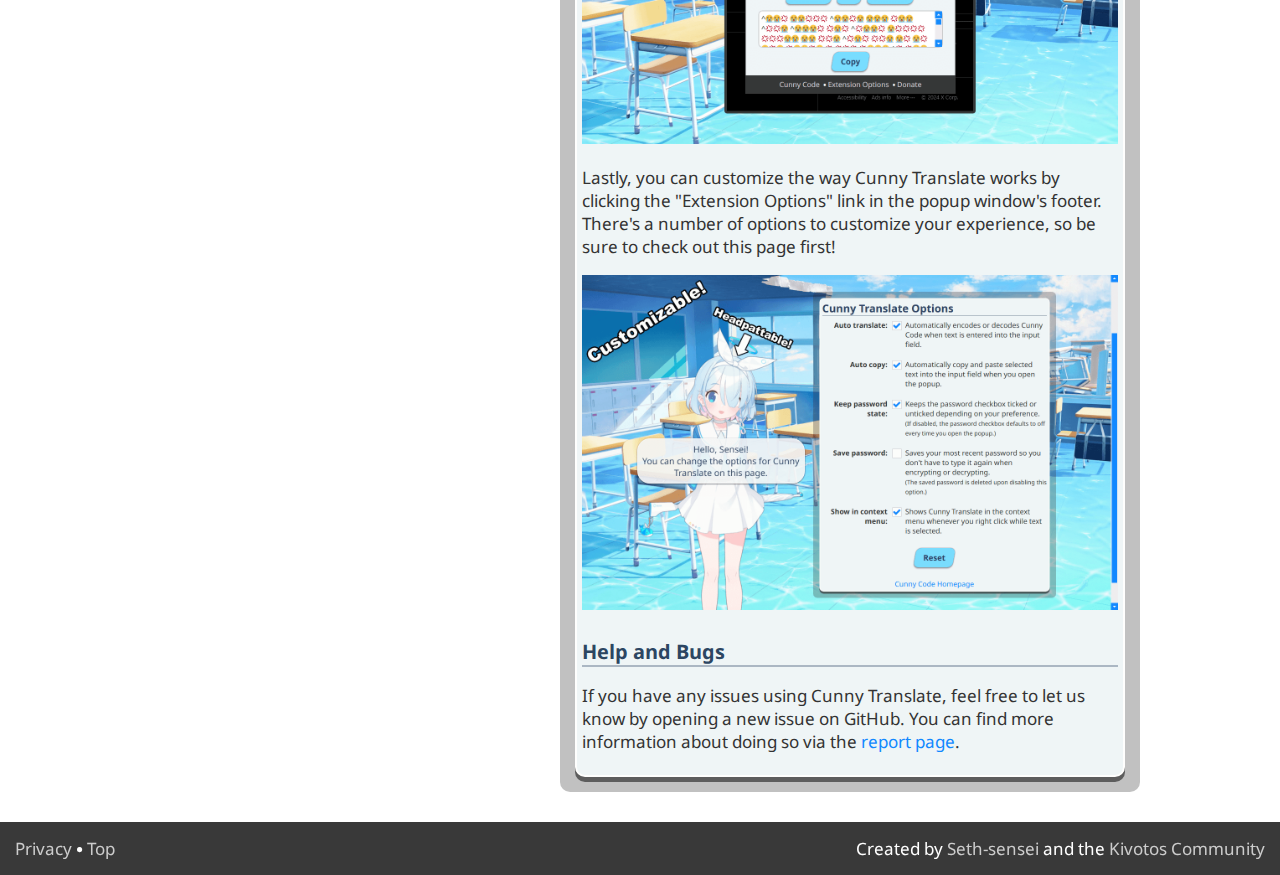
<file: extension/index.html>
﻿<!DOCTYPE html>
<html lang="en" prefix="og: http://ogp.me/ns#">
  <head>
    <meta charset="UTF-8">
    <title>Get the Cunny Translate Extension | Cunny Code</title>
    <meta name="title" content="Get the Cunny Translate Extension | Cunny Code">
    <meta name="twitter:title" content="Get the Cunny Translate Extension | Cunny Code">
    <meta property="og:title" content="Get the Cunny Translate Extension | Cunny Code">
    <meta name="description" content="Get the Cunny Translate browser extension to easily translate Cunny Code while browsing the web!">
    <meta property="og:description" content="Get the Cunny Translate browser extension to easily translate Cunny Code while browsing the web!">
    <link rel="shortcut icon" type="image/x-icon" href="../resources/images/favicon.ico">

    <meta name="keywords" content="Browser Extension, Cunny Translate, Cunny Code, Blue Archive, Morse Code, Tool, add-on" lang="en">
    <meta name="language" content="en">
    <meta name="viewport" content="width=device-width, initial-scale=1">

    <meta property="og:site_name" content="sethclydesdale.github.io">
    <meta property="og:url" content="https://sethclydesdale.github.io/cunny-code/extension/">
    <meta property="og:type" content="website">
    <meta property="og:image" content="https://sethclydesdale.github.io/cunny-code/resources/images/thumb.png">
    <meta name="twitter:card" content="summary">
    <meta name="twitter:creator" content="@SethC1995">

    <link rel="stylesheet" href="../resources/css/stylesheet.min.css">
    <style>
      #chrome_link, #firefox_link, #github_link {
        color:#FFF;
        font-weight:600;
      }

            #chrome_link { background:#34A853; }
      #chrome_link:hover { background:#249843; }

            #firefox_link { background:#FF9500; }
      #firefox_link:hover { background:#EF8500; }

            #github_link { background:#6E5494; }
      #github_link:hover { background:#5E4484; }
    </style>
    <script src="../resources/javascript/ga.js" async></script>
  </head>

  <body id="page">
    <header>
      <h1><a href="../" id="logo"><img src="../resources/images/logo.png" alt="Cunny Code"></a></h1>
      <a id="fork-me" href="https://github.com/SethClydesdale/cunny-code">Fork Me</a>
    </header>
    
    <nav>
      <a href="../">Home<i class="fa">&#xf015;</i></a>
      <a href="../code/">The Code<i class="fa" id="cc-chart">&#xf0db;<span id="cunny">😭</span><span id="correction">💢</span></i></a>
      <a href="../arona/">About Arona<i class="fa"><img src="../resources/images/arona-icon.png" alt="&#xf059;"></i></a>
      <a href="../report/">Reports &amp; Feedback<i class="fa">&#xf188;</i></a>
      <a href="../download/">Download<i class="fa">&#xf019;</i></a>
      <a href="../donate/">Donate<i class="fa">&#xf004;</i></a>
      <a href="https://github.com/SethClydesdale/cunny-code">GitHub<i class="fa">&#xf09b;</i></a>
    </nav>

    <div id="bg_layer"><div id="bg_layer2"></div></div>
    <div id="content">
      <div class="content-block clear">
        <div id="encoder" class="menu">
          <div class="menu-inner">
            <h2>Get the Cunny Translate Extension</h2>
            <p>Do you use Cunny Code often? We have good news for you then! You can now use our new browser extension "Cunny Translate" to translate Cunny like a pro while browsing the web.</p>
            <p>Cunny Translate is available for both Chrome and Firefox, so click the button for your preferred browser below to get it!</p>

            <div class="center">
              <a id="chrome_link" href="https://chromewebstore.google.com/detail/cunny-translate/phgoiaamiloblcdcfdihfgaklghcbmfe" class="button" target="_blank"><i class="fa">&#xf268;</i> <i>Get for Chrome</i></a>
              <a id="firefox_link" href="https://addons.mozilla.org/en-US/firefox/addon/cunny-translate/" class="button" target="_blank"><i class="fa">&#xf269;</i> <i>Get for Firefox</i></a>
            </div>

            <p>You can also find an unpacked version of our extension on GitHub.</p>
            
            <div class="center">
              <a id="github_link" href="https://github.com/SethClydesdale/cunny-translate" class="button" target="_blank"><i class="fa">&#xf09b;</i> <i>View Source Code</i></a>
            </div>
            <br>

            <h3 class="section-title" id="how-to-use">How Do I Use Cunny Translate?</h3>
            <p>Cunny Translate is a fairly straightforward extension for translating to and from Cunny Code.</p>
            <ol>
              <li>Select/highlight Cunny Code or regular texts with your cursor.</li>
              <li>Click the extension icon or right click and choose "Cunny Translate" from the context menu.</li>
              <li>The popup window for the extension should open and automatically translate Cunny Code to English and vice versa.</li>
            </ol>
            <p>You can also manually encode or decode with the buttons provided.</p>
            
            <div class="center"><img src="../resources/images/general/demo.png" class="demo-image"></div>
            
            <p>Additionally, you can encrypt your messages with a password, so only those who know the password can decrypt your message. Simply click the checkbox to enable password mode, insert a password, then type your message or hit the encode/decode button!</p>
            
            <div class="center"><img src="../resources/images/general/demo-password.png" class="demo-image"></div>
            
            <p>Lastly, you can customize the way Cunny Translate works by clicking the "Extension Options" link in the popup window's footer. There's a number of options to customize your experience, so be sure to check out this page first!</p>
            
            <div class="center"><img src="../resources/images/general/demo-options.png" class="demo-image"></div>
            <br>
            
            <h3 id="help-and-bugs">Help and Bugs</h3>
            <p>If you have any issues using Cunny Translate, feel free to let us know by opening a new issue on GitHub. You can find more information about doing so via the <a href="../report/">report page</a>.</p>
          </div>
        </div>
    
        <div id="arona">
          <div id="arona_inner">
            <div id="arona_body">
              <img id="holo" src="../resources/images/arona/12.png" alt="Arona">
              <div id="arona_halo" class="arona_action"></div>
              <div id="arona_face" class="arona_action" onclick="Arona.touch('face');"></div>
              <div id="arona_head" class="arona_action" onclick="Arona.touch('head');"></div>
              <div id="arona_chest" class="arona_action" onclick="Arona.touch('chest');"></div>
              <div id="arona_skirt" class="arona_action" onclick="Arona.touch('skirt');"></div>
              <div id="arona_leg1" class="arona_action" onclick="Arona.touch('leg');"></div>
              <div id="arona_leg2" class="arona_action" onclick="Arona.touch('leg');"></div>
              <div id="arona_leg3" class="arona_action" onclick="Arona.touch('leg');"></div>
              <div id="arona_leg4" class="arona_action" onclick="Arona.touch('leg');"></div>
              <div id="arona_shoes" class="arona_action" onclick="Arona.touch('shoe');"></div>
            </div>
            <div id="dialogue_container" class="fade-in">
              <div id="dialogue">Look, Sensei, look!<br>You can take me around the web with you!</div>
            </div>
          </div>
        </div>
      </div>
    </div>
      
    <footer class="clear">
      <ul class="footer-left">
        <li><a href="../privacy/">Privacy</a></li>
        <li><a href="#logo">Top</a></li>
      </ul>

      <ul class="footer-right">
        <li>Created by <a href="https://github.com/SethClydesdale">Seth-sensei</a> and the <a href="https://github.com/SethClydesdale/cunny-code/graphs/contributors">Kivotos Community</a></li>
      </ul>
    </footer>
    
    <script src="../resources/javascript/arona.min.js"></script>
    <script>
      // change Arona to default state after 10 seconds
      Arona.messageTimeout = setTimeout(function () {
        Arona.node.dialogue_container.className = 'fade-out';
        Arona.node.holo.src = getPaths() + 'resources/images/arona/1.png';
      }, 10000);
      
      Arona.preload.assets(); // preload images
      Arona.idle(true); // start idle listener
      
      // lightbox
      window.cunnybox = {

        // open the lightbox
        open : function (caller, src) {
          if (!cunnybox.overlay) {
            src = src ? src : caller.href ? caller.href : '';
            
            cunnybox.overlay = document.createElement('DIV');
            cunnybox.overlay.id = 'cunnybox_overlay';
            cunnybox.overlay.innerHTML =
              '<div id="cunnybox_bg" onclick="cunnybox.close();" title="Close image viewer"></div>'+
              '<img id="cunnybox_img" src="' + src + '"/>'+
              '<a id="cunnybox_close" class="fa" href="javascript:cunnybox.close();" title="Close image viewer">&#xf00d;</a>';

            document.body.appendChild(cunnybox.overlay);
            document.body.style.overflow = 'hidden';
          } else {
            return false;
          }
        },

        // close the lightbox
        close : function () {
          if (cunnybox.overlay) {
            cunnybox.overlay.parentNode.removeChild(cunnybox.overlay);
            delete cunnybox.overlay;
            document.body.style.overflow = '';
          }
        }
      };
      
      (function() {
        for (var img = document.querySelectorAll('.demo-image'), i = 0, j = img.length; i < j; i++) {
          img[i].onclick = function () {
            cunnybox.open(this, this.src);
          }
        }
      }());
    </script>
    <style>
      /* lightbox */
      .demo-image {
        max-width:100%;
        cursor:pointer;
      }

      #cunnybox_overlay, #cunnybox_bg {
        position:fixed;
        top:0;
        left:0;
        right:0;
        bottom:0;
        text-align:center;
        z-index:1;
      }

      #cunnybox_bg {
        position:absolute;
        background:#000;
        opacity:0.5;
        cursor:pointer;
      }

      #cunnybox_img {
        max-width:90%;
        max-height:90%;
        position:absolute;
        top:50%;
        left:50%;
        transform:translate(-50%, -50%);
        box-shadow:0px 0px 4px rgb(0 0 0 / 30%);
        z-index:2;
      }

      #cunnybox_close {
        color:#FFF;
        font-size:32px;
        position:absolute;
        top:10px;
        right:10px;
        cursor:pointer;
        text-decoration:none;
        z-index:2;
      }

      #cunnybox_close:hover { color:#FF0; }
    </style>
  </body>
</html>
</file>
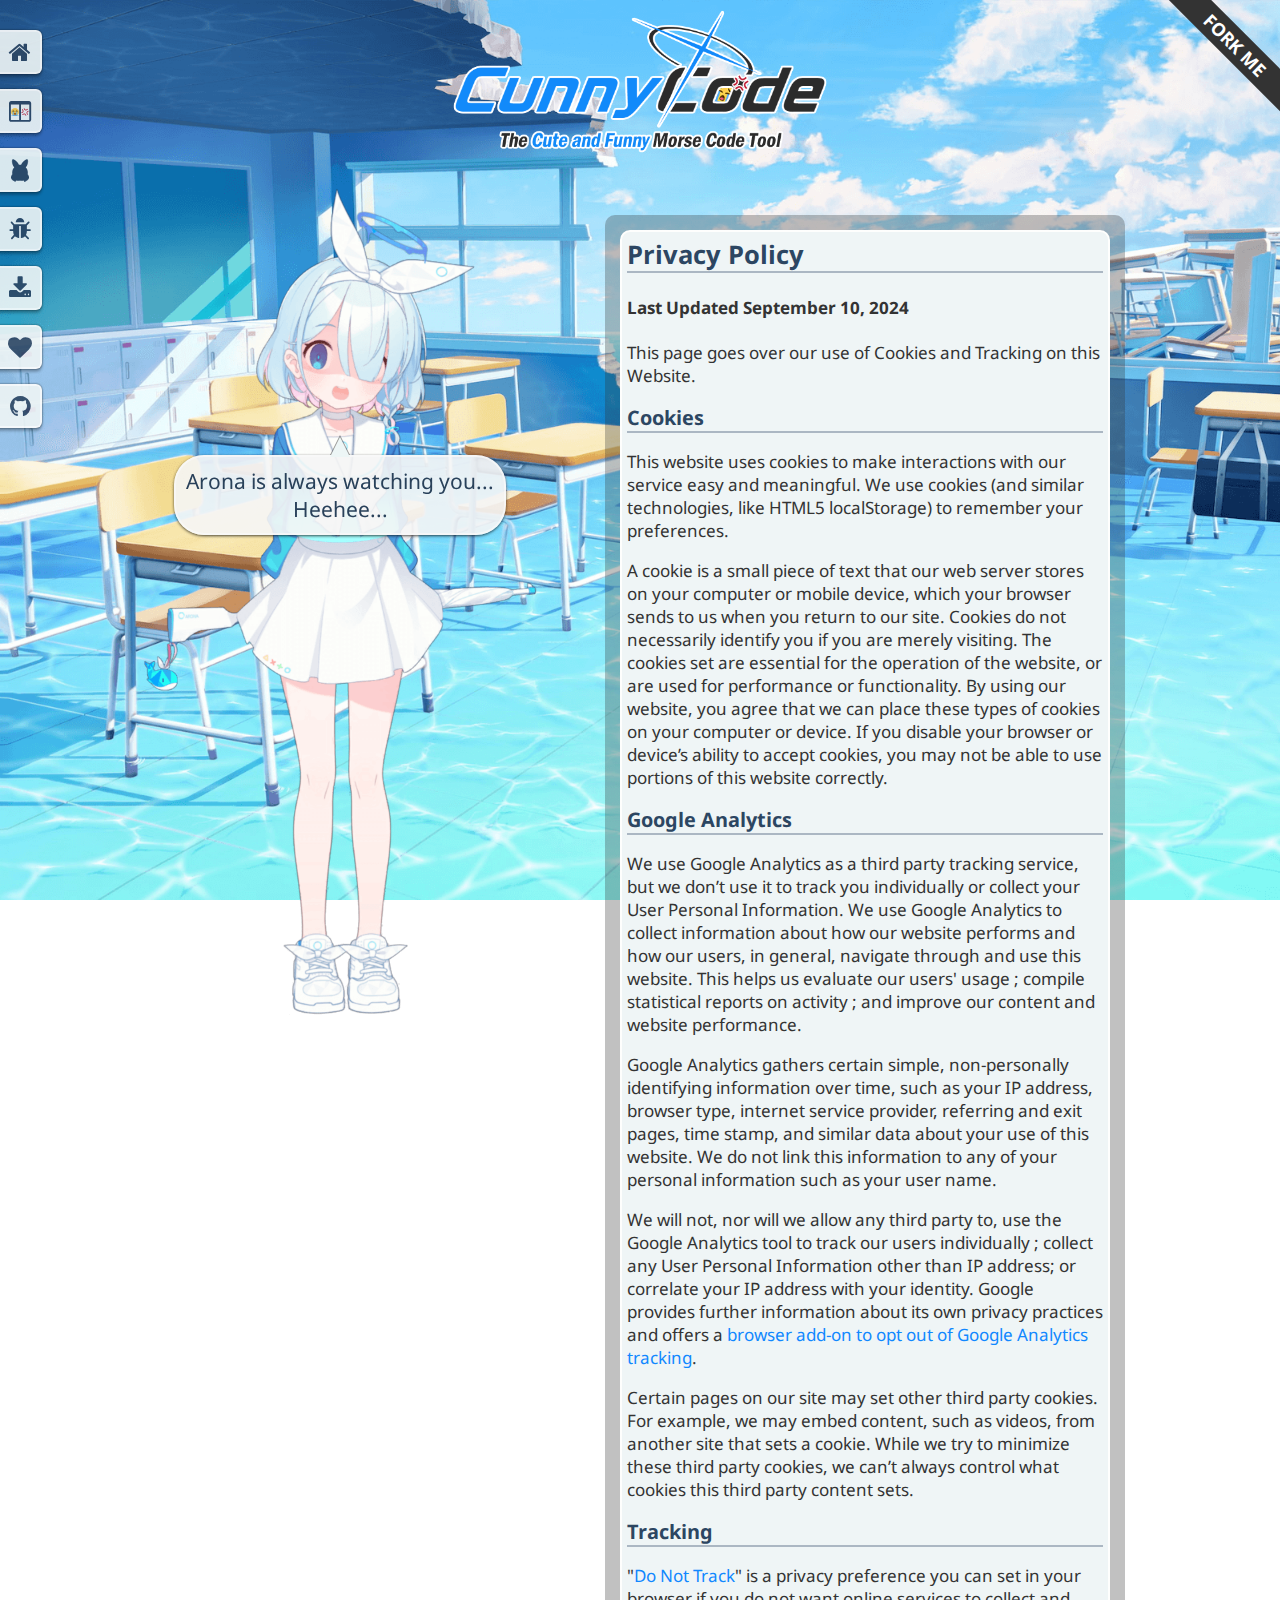
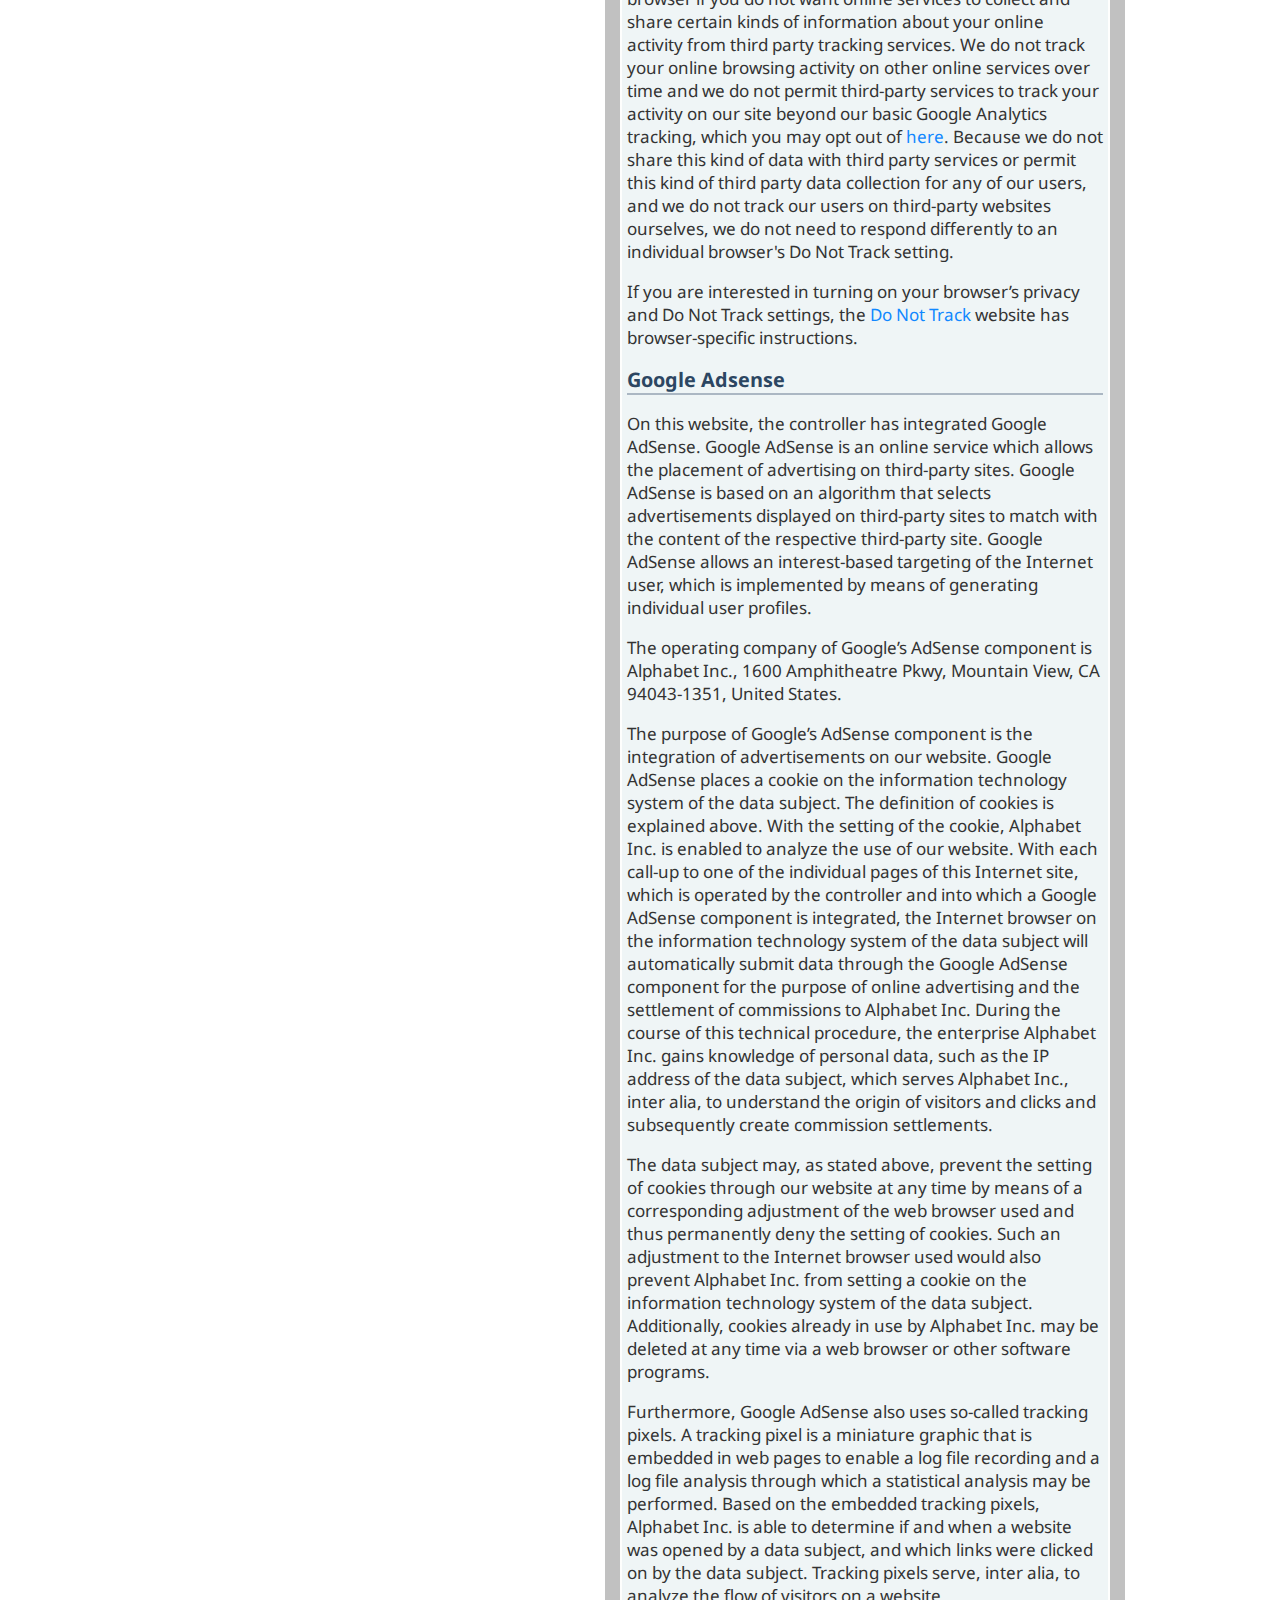
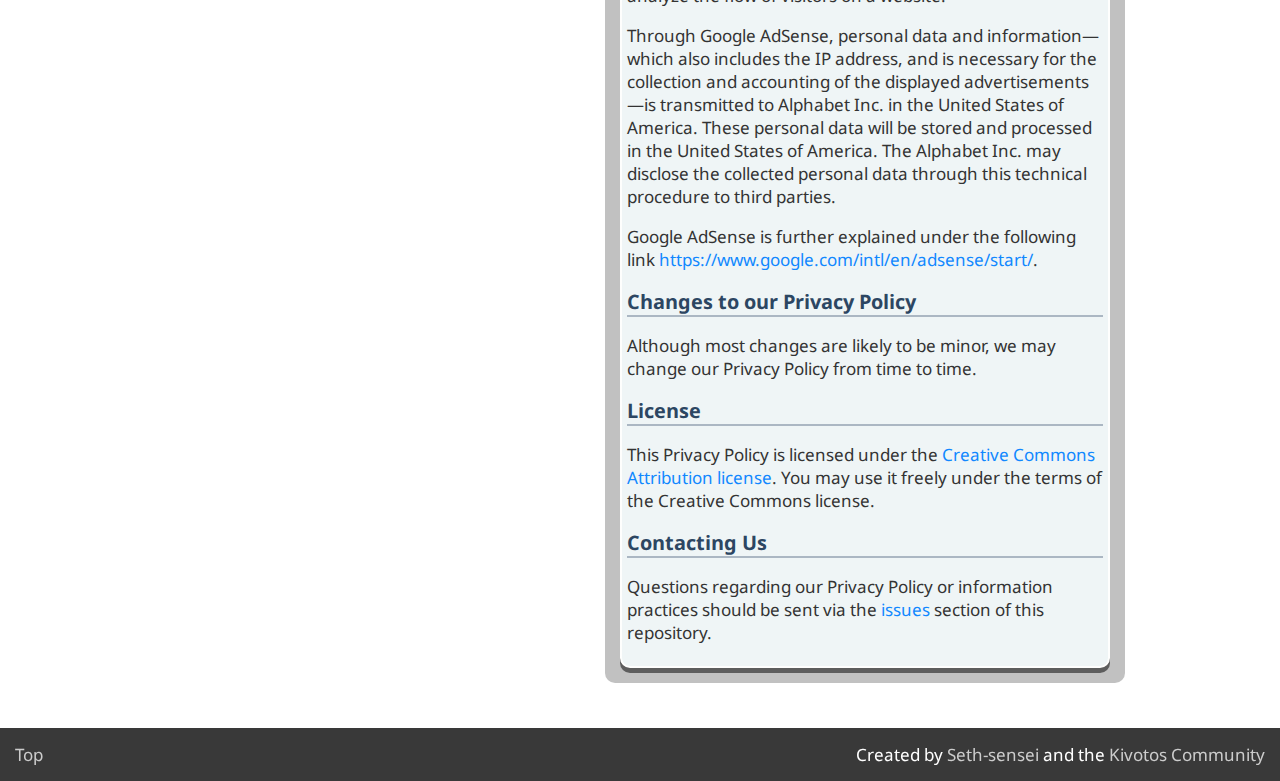
<file: privacy/index.html>
﻿<!DOCTYPE html>
<html lang="en" prefix="og: http://ogp.me/ns#">
  <head>
    <meta charset="UTF-8">
    <title>Privacy Policy | Cunny Code</title>
    <meta name="title" content="Privacy Policy | Cunny Code">
    <meta name="twitter:title" content="Privacy Policy | Cunny Code">
    <meta property="og:title" content="Privacy Policy | Cunny Code">
    <meta name="description" content="Information about Cunny Code's privacy policy and information practices.">
    <meta property="og:description" content="Information about Cunny Code's privacy policy and information practices.">
    <link rel="shortcut icon" type="image/x-icon" href="../resources/images/favicon.ico">

    <meta name="keywords" content="Privacy Policy, Information Practices, Cookies, Tracking, Google Analytics" lang="en">
    <meta name="language" content="en">
    <meta name="viewport" content="width=device-width, initial-scale=1">

    <meta property="og:site_name" content="sethclydesdale.github.io">
    <meta property="og:url" content="https://sethclydesdale.github.io/cunny-code/privacy/">
    <meta property="og:type" content="website">
    <meta property="og:image" content="https://sethclydesdale.github.io/cunny-code/resources/images/thumb.png">
    <meta name="twitter:card" content="summary">
    <meta name="twitter:creator" content="@SethC1995">

    <link rel="stylesheet" href="../resources/css/stylesheet.min.css">
    <script src="../resources/javascript/ga.js" async></script>
  </head>

  <body id="page">
    <header>
      <h1><a href="../" id="logo"><img src="../resources/images/logo.png" alt="Cunny Code"></a></h1>
      <a id="fork-me" href="https://github.com/SethClydesdale/cunny-code">Fork Me</a>
    </header>
    
    <nav>
      <a href="../">Home<i class="fa">&#xf015;</i></a>
      <a href="../code/">The Code<i class="fa" id="cc-chart">&#xf0db;<span id="cunny">😭</span><span id="correction">💢</span></i></a>
      <a href="../arona/">About Arona<i class="fa"><img src="../resources/images/arona-icon.png" alt="&#xf059;"></i></a>
      <a href="../report/">Reports &amp; Feedback<i class="fa">&#xf188;</i></a>
      <a href="../download/">Download<i class="fa">&#xf019;</i></a>
      <a href="../donate/">Donate<i class="fa">&#xf004;</i></a>
      <a href="https://github.com/SethClydesdale/cunny-code">GitHub<i class="fa">&#xf09b;</i></a>
    </nav>

    <div id="bg_layer"><div id="bg_layer2"></div></div>
    <div id="content">
      <div class="content-block clear">
        <div id="encoder">
          <div class="menu">
            <div class="menu-inner">
              <h2>Privacy Policy</h2>
              <h4>Last Updated September 10, 2024</h4>

              <p>This page goes over our use of Cookies and Tracking on this Website.</p>

              <h3>Cookies</h3>
              <p>This website uses cookies to make interactions with our service easy and meaningful. We use cookies (and similar technologies, like HTML5 localStorage) to remember your preferences.</p>

              <p>A cookie is a small piece of text that our web server stores on your computer or mobile device, which your browser sends to us when you return to our site. Cookies do not necessarily identify you if you are merely visiting. The cookies set are essential for the operation of the website, or are used for performance or functionality. By using our website, you agree that we can place these types of cookies on your computer or device. If you disable your browser or device’s ability to accept cookies, you may not be able to use portions of this website correctly.</p>

              <h3>Google Analytics</h3>
              <p>We use Google Analytics as a third party tracking service, but we don’t use it to track you individually or collect your User Personal Information. We use Google Analytics to collect information about how our website performs and how our users, in general, navigate through and use this website. This helps us evaluate our users' usage ; compile statistical reports on activity ; and improve our content and website performance.</p>

              <p>Google Analytics gathers certain simple, non-personally identifying information over time, such as your IP address, browser type, internet service provider, referring and exit pages, time stamp, and similar data about your use of this website. We do not link this information to any of your personal information such as your user name.</p>

              <p>We will not, nor will we allow any third party to, use the Google Analytics tool to track our users individually ; collect any User Personal Information other than IP address; or correlate your IP address with your identity. Google provides further information about its own privacy practices and offers a <a href="https://tools.google.com/dlpage/gaoptout">browser add-on to opt out of Google Analytics tracking</a>.</p>

              <p>Certain pages on our site may set other third party cookies. For example, we may embed content, such as videos, from another site that sets a cookie. While we try to minimize these third party cookies, we can’t always control what cookies this third party content sets.</p>

              <h3>Tracking</h3>
              <p>"<a href="http://donottrack.us/">Do Not Track</a>" is a privacy preference you can set in your browser if you do not want online services to collect and share certain kinds of information about your online activity from third party tracking services. We do not track your online browsing activity on other online services over time and we do not permit third-party services to track your activity on our site beyond our basic Google Analytics tracking, which you may opt out of <a href="https://tools.google.com/dlpage/gaoptout">here</a>. Because we do not share this kind of data with third party services or permit this kind of third party data collection for any of our users, and we do not track our users on third-party websites ourselves, we do not need to respond differently to an individual browser's Do Not Track setting.</p>

              <p>If you are interested in turning on your browser’s privacy and Do Not Track settings, the <a href="http://donottrack.us/">Do Not Track</a> website has browser-specific instructions.</p>
              
              <h3>Google Adsense</h3>
              <p>On this website, the controller has integrated Google AdSense. Google AdSense is an online service which allows the placement of advertising on third-party sites. Google AdSense is based on an algorithm that selects advertisements displayed on third-party sites to match with the content of the respective third-party site. Google AdSense allows an interest-based targeting of the Internet user, which is implemented by means of generating individual user profiles.</p>

              <p>The operating company of Google’s AdSense component is Alphabet Inc., 1600 Amphitheatre Pkwy, Mountain View, CA 94043-1351, United States.</p>

              <p>The purpose of Google’s AdSense component is the integration of advertisements on our website. Google AdSense places a cookie on the information technology system of the data subject. The definition of cookies is explained above. With the setting of the cookie, Alphabet Inc. is enabled to analyze the use of our website. With each call-up to one of the individual pages of this Internet site, which is operated by the controller and into which a Google AdSense component is integrated, the Internet browser on the information technology system of the data subject will automatically submit data through the Google AdSense component for the purpose of online advertising and the settlement of commissions to Alphabet Inc. During the course of this technical procedure, the enterprise Alphabet Inc. gains knowledge of personal data, such as the IP address of the data subject, which serves Alphabet Inc., inter alia, to understand the origin of visitors and clicks and subsequently create commission settlements.</p>

              <p>The data subject may, as stated above, prevent the setting of cookies through our website at any time by means of a corresponding adjustment of the web browser used and thus permanently deny the setting of cookies. Such an adjustment to the Internet browser used would also prevent Alphabet Inc. from setting a cookie on the information technology system of the data subject. Additionally, cookies already in use by Alphabet Inc. may be deleted at any time via a web browser or other software programs.</p>

              <p>Furthermore, Google AdSense also uses so-called tracking pixels. A tracking pixel is a miniature graphic that is embedded in web pages to enable a log file recording and a log file analysis through which a statistical analysis may be performed. Based on the embedded tracking pixels, Alphabet Inc. is able to determine if and when a website was opened by a data subject, and which links were clicked on by the data subject. Tracking pixels serve, inter alia, to analyze the flow of visitors on a website.</p>

              <p>Through Google AdSense, personal data and information—which also includes the IP address, and is necessary for the collection and accounting of the displayed advertisements—is transmitted to Alphabet Inc. in the United States of America. These personal data will be stored and processed in the United States of America. The Alphabet Inc. may disclose the collected personal data through this technical procedure to third parties.</p>

              <p>Google AdSense is further explained under the following link <a href="https://www.google.com/intl/en/adsense/start/" target="_blank">https://www.google.com/intl/en/adsense/start/</a>.</p>
              
              <h3>Changes to our Privacy Policy</h3>
              <p>Although most changes are likely to be minor, we may change our Privacy Policy from time to time.</p>

              <h3>License</h3>
              <p>This Privacy Policy is licensed under the <a href="https://creativecommons.org/licenses/by/4.0/">Creative Commons Attribution license</a>. You may use it freely under the terms of the Creative Commons license.</p>

              <h3>Contacting Us</h3>
              <p>Questions regarding our Privacy Policy or information practices should be sent via the <a href="https://github.com/SethClydesdale/cunny-code/issues">issues</a> section of this repository.</p>
            </div>
          </div>
        </div>
    
        <div id="arona">
          <div id="arona_inner">
            <div id="arona_body">
              <img id="holo" src="../resources/images/arona/8.png" alt="Arona">
              <div id="arona_halo" class="arona_action"></div>
              <div id="arona_face" class="arona_action" onclick="Arona.touch('face');"></div>
              <div id="arona_head" class="arona_action" onclick="Arona.touch('head');"></div>
              <div id="arona_chest" class="arona_action" onclick="Arona.touch('chest');"></div>
              <div id="arona_skirt" class="arona_action" onclick="Arona.touch('skirt');"></div>
              <div id="arona_leg1" class="arona_action" onclick="Arona.touch('leg');"></div>
              <div id="arona_leg2" class="arona_action" onclick="Arona.touch('leg');"></div>
              <div id="arona_leg3" class="arona_action" onclick="Arona.touch('leg');"></div>
              <div id="arona_leg4" class="arona_action" onclick="Arona.touch('leg');"></div>
              <div id="arona_shoes" class="arona_action" onclick="Arona.touch('shoe');"></div>
            </div>
            <div id="dialogue_container" class="fade-in">
              <div id="dialogue">Arona is always watching you...<br>Heehee...</div>
            </div>
          </div>
        </div>
      </div>
    </div>
      
    <footer class="clear">
      <ul class="footer-left">
        <li><a href="#logo">Top</a></li>
      </ul>

      <ul class="footer-right">
        <li>Created by <a href="https://github.com/SethClydesdale">Seth-sensei</a> and the <a href="https://github.com/SethClydesdale/cunny-code/graphs/contributors">Kivotos Community</a></li>
      </ul>
    </footer>
    
    <script src="../resources/javascript/arona.min.js"></script>
    <script>
      // change Arona to default state after 10 seconds
      Arona.messageTimeout = setTimeout(function () {
        Arona.node.dialogue_container.className = 'fade-out';
        Arona.node.holo.src = getPaths() + 'resources/images/arona/1.png';
      }, 10000);
      
      Arona.preload.assets(); // preload images
      Arona.idle(true); // start idle listener
    </script>
  </body>
</html>
</file>
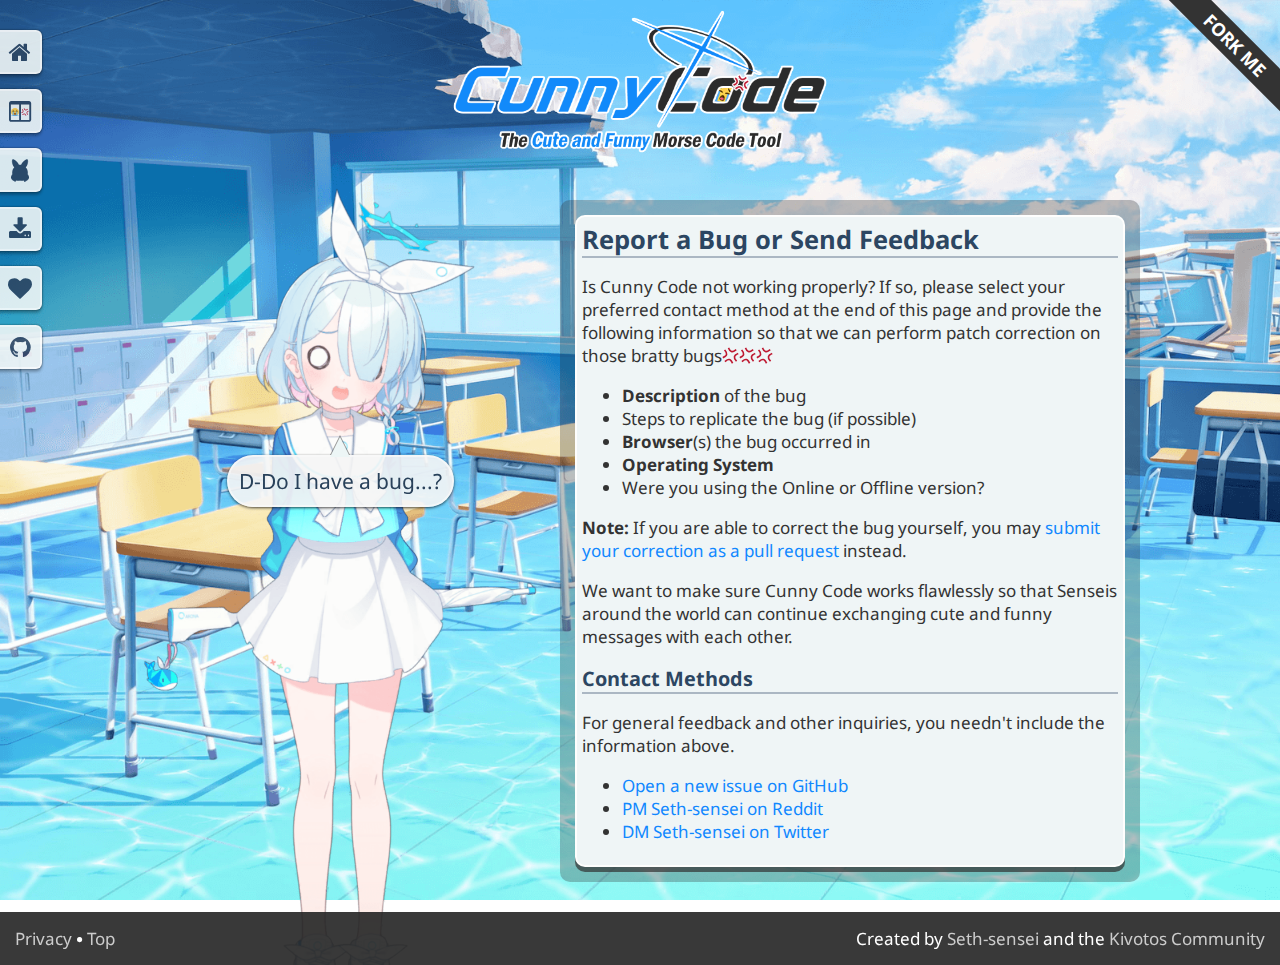
<file: report/index.html>
﻿<!DOCTYPE html>
<html lang="en" prefix="og: http://ogp.me/ns#">
  <head>
    <meta charset="UTF-8">
    <title>Report a Bug | Cunny Code</title>
    <meta name="title" content="Report a Bug | Cunny Code">
    <meta name="twitter:title" content="Report a Bug | Cunny Code">
    <meta property="og:title" content="Report a Bug | Cunny Code">
    <meta name="description" content="Have you found a bug or mistake on Cunny Code? If so, you can let us know by reporting it via this page.">
    <meta property="og:description" content="Have you found a bug or mistake on Cunny Code? If so, you can let us know by reporting it via this page.">
    <link rel="shortcut icon" type="image/x-icon" href="../resources/images/favicon.ico">

    <meta name="keywords" content="Report Bug, Submit Suggestion, Submit Feedback, Submit Complaint, Report Mistake" lang="en">
    <meta name="language" content="en">
    <meta name="viewport" content="width=device-width, initial-scale=1">

    <meta property="og:site_name" content="sethclydesdale.github.io">
    <meta property="og:url" content="https://sethclydesdale.github.io/cunny-code/report/">
    <meta property="og:type" content="website">
    <meta property="og:image" content="https://sethclydesdale.github.io/cunny-code/resources/images/thumb.png">
    <meta name="twitter:card" content="summary">
    <meta name="twitter:creator" content="@SethC1995">

    <link rel="stylesheet" href="../resources/css/stylesheet.min.css">
    <script src="../resources/javascript/ga.js" async></script>
  </head>

  <body id="page">
    <header>
      <h1><a href="../" id="logo"><img src="../resources/images/logo.png" alt="Cunny Code"></a></h1>
      <a id="fork-me" href="https://github.com/SethClydesdale/cunny-code">Fork Me</a>
    </header>
    
    <nav>
      <a href="../">Home<i class="fa">&#xf015;</i></a>
      <a href="../code/">The Code<i class="fa" id="cc-chart">&#xf0db;<span id="cunny">😭</span><span id="correction">💢</span></i></a>
      <a href="../arona/">About Arona<i class="fa"><img src="../resources/images/arona-icon.png" alt="&#xf059;"></i></a>
      <a href="../download/">Download<i class="fa">&#xf019;</i></a>
      <a href="../donate/">Donate<i class="fa">&#xf004;</i></a>
      <a href="https://github.com/SethClydesdale/cunny-code">GitHub<i class="fa">&#xf09b;</i></a>
    </nav>

    <div id="bg_layer"><div id="bg_layer2"></div></div>
    <div id="content">
      <div class="content-block clear">
        <div id="encoder" class="menu">
          <div class="menu-inner">
            <h2>Report a Bug or Send Feedback</h2>
            <p>Is Cunny Code not working properly? If so, please select your preferred contact method at the end of this page and provide the following information so that we can perform patch correction on those bratty bugs💢💢💢</p>
            <ul>
              <li><strong>Description</strong> of the bug</li>
              <li>Steps to replicate the bug (if possible)</li>
              <li><strong>Browser</strong>(s) the bug occurred in</li>
              <li><strong>Operating System</strong></li>
              <li>Were you using the Online or Offline version?</li>
            </ul>
            <p><strong>Note:</strong> If you are able to correct the bug yourself, you may <a href="https://github.com/SethClydesdale/cunny-code/pulls">submit your correction as a pull request</a> instead.</p>
            <p>We want to make sure Cunny Code works flawlessly so that Senseis around the world can continue exchanging cute and funny messages with each other.</p>
            <h3 id="contact-method-tech">Contact Methods</h3>
            <p>For general feedback and other inquiries, you needn't include the information above.</p>
            <ul>
              <li><a href="https://github.com/SethClydesdale/cunny-code/issues">Open a new issue on GitHub</a></li>
              <li><a href="https://www.reddit.com/message/compose/?to=SelentoAnuri">PM Seth-sensei on Reddit</a></li>
              <li><a href="https://twitter.com/messages/compose?recipient_id=369201778">DM Seth-sensei on Twitter</a></li>
            </ul>
          </div>
        </div>
    
        <div id="arona">
          <div id="arona_inner">
            <div id="arona_body">
              <img id="holo" src="../resources/images/arona/28.png" alt="Arona">
              <div id="arona_face" class="arona_action" onclick="Arona.touch('face');"></div>
              <div id="arona_head" class="arona_action" onclick="Arona.touch('head');"></div>
              <div id="arona_chest" class="arona_action" onclick="Arona.touch('chest');"></div>
              <div id="arona_skirt" class="arona_action" onclick="Arona.touch('skirt');"></div>
              <div id="arona_leg1" class="arona_action" onclick="Arona.touch('leg');"></div>
              <div id="arona_leg2" class="arona_action" onclick="Arona.touch('leg');"></div>
              <div id="arona_leg3" class="arona_action" onclick="Arona.touch('leg');"></div>
              <div id="arona_leg4" class="arona_action" onclick="Arona.touch('leg');"></div>
              <div id="arona_shoes" class="arona_action" onclick="Arona.touch('shoe');"></div>
            </div>
            <div id="dialogue_container" class="fade-in">
              <div id="dialogue">D-Do I have a bug...?</div>
            </div>
          </div>
        </div>
      </div>
    </div>
      
    <footer class="clear">
      <ul class="footer-left">
        <li><a href="../privacy/">Privacy</a></li>
        <li><a href="#logo">Top</a></li>
      </ul>

      <ul class="footer-right">
        <li>Created by <a href="https://github.com/SethClydesdale">Seth-sensei</a> and the <a href="https://github.com/SethClydesdale/cunny-code/graphs/contributors">Kivotos Community</a></li>
      </ul>
    </footer>
    
    <script src="../resources/javascript/arona.min.js"></script>
    <script>
      // change Arona to default state after 10 seconds
      Arona.messageTimeout = setTimeout(function () {
        Arona.node.dialogue_container.className = 'fade-out';
        Arona.node.holo.src = getPaths() + 'resources/images/arona/1.png';
      }, 10000);
      
      Arona.preload.assets(); // preload images
      Arona.idle(true); // start idle listener
    </script>
  </body>
</html>
</file>
<file: resources/css/stylesheet.min.css>
@font-face{font-family:FontAwesomeWeb;src:url(../fonts/fontawesome-webfont.eot?v=4.7.0);src:url(../fonts/fontawesome-webfont.eot?#iefix&v=4.7.0) format('embedded-opentype'),url(../fonts/fontawesome-webfont.woff2?v=4.7.0) format('woff2'),url(../fonts/fontawesome-webfont.woff?v=4.7.0) format('woff'),url(../fonts/fontawesome-webfont.ttf?v=4.7.0) format('truetype'),url(../fonts/fontawesome-webfont.svg?v=4.7.0#fontawesomeregular) format('svg');font-weight:400;font-style:normal}@font-face{font-family:Twemoji;src:url(../fonts/Twemoji.ttf) format('truetype');font-weight:400;font-style:normal}@font-face{font-family:'Noto Sans';src:url(../fonts/NotoSans.ttf) format('truetype');font-style:normal;font-weight:100 900;font-stretch:100%}@keyframes fade-in{from{opacity:0}to{opacity:1}}@keyframes fade-out{from{opacity:1}to{opacity:0}}@keyframes jump{0%{top:0}25%{top:15px}50%{top:0}75%{top:-15px}100%{top:0}}@keyframes shake{0%{left:0}25%{left:15px}50%{left:0}75%{left:-15px}100%{left:0}}@keyframes lean-in{0%{transform:scale(1)}100%{transform:scale(1.1)}}@keyframes arona-leave{0%{bottom:35%}100%{bottom:-1500px}}@keyframes show-shoes{0%{transform:rotate(0)}100%{transform:rotate(180deg)}}@keyframes outline{0%{outline-color:rgba(245,233,75,1)}50%{outline-color:rgba(245,233,75,.3)}100%{outline-color:rgba(245,233,75,1)}}@keyframes swing{0%{transform:scale(.5) rotate(-5deg);margin-left:10px;margin-top:5px}50%{transform:scale(.51) rotate(5deg);margin-left:0;margin-top:0}100%{transform:scale(.5) rotate(-5deg);margin-left:10px;margin-top:5px}}.fade-in{animation:fade-in 1s;opacity:1}.fade-out{animation:fade-out 1s;opacity:0}body{color:#333;background:url(../images/bg.png) 0 80% no-repeat fixed #fff;background-size:cover;font-size:17px;font-family:"Noto Sans","Segoe UI",Helvetica,Arial,sans-serif,Twemoji,"Apple Color Emoji","Segoe UI Emoji";padding:0;margin:0;display:flex;position:relative;min-height:100vh;flex-direction:column}.fa{display:inline-block;font:normal normal normal 14px/1 FontAwesomeWeb,FontAwesome;font-size:inherit;text-rendering:auto;-webkit-font-smoothing:antialiased;-moz-osx-font-smoothing:grayscale}a{color:#18f;text-decoration:none;cursor:pointer;outline:0}a:hover{color:#06d}a:focus{color:#ba0;text-decoration:underline}#bg_layer,#bg_layer2{background:0 80% no-repeat fixed transparent;background-size:cover;position:absolute;top:0;left:0;right:0;bottom:0;opacity:0;z-index:-1}#bg_layer2{opacity:0}body.red #bg_layer{background-image:url(../images/bg_red.png);background-color:#600;opacity:1}body.sleep #bg_layer{background-image:url(../images/bg_sleep.png);opacity:1}body.sleep #bg_layer2{background-image:url(../images/bg_sleeptalk.png);opacity:0}body.sleep .sleeptalk #bg_layer2{opacity:1}body.sleep #arona_body{opacity:0;pointer-events:none}body.sleep #dialogue_container{position:fixed;z-index:-1;left:5%;right:65%;bottom:30%;min-width:350px}header{text-align:center;min-height:150px;padding:5px;position:relative;z-index:1;overflow:hidden;pointer-events:none}a#fork-me{color:#fff;background:#333;font-size:18px;font-weight:700;text-align:center;text-transform:uppercase;text-decoration:none;line-height:30px;height:30px;width:200px;transform:rotate(45deg);position:absolute;right:-55px;top:30px;transition-property:color,background;transition-duration:.3s;user-select:none;pointer-events:all}a#fork-me:focus,a#fork-me:hover{color:#333;background:#fff}h1{margin:0}#logo{pointer-events:all}#logo:focus,#logo:hover{opacity:.7}#logo img{height:150px;user-select:none}#content{flex:1 0 auto;padding:15px 0}.content-block{max-width:1000px;margin:0 auto}.center{text-align:center}.clear:after,.line:after{content:"";display:table;clear:both}.spoiler{color:#333;background:#333;display:inline-block;padding:2px}.spoiler:hover{color:#fff}nav{text-align:right;width:1px;position:fixed;top:30px;z-index:1}nav a{color:#2d4663;font-size:22px;font-weight:700;width:288px;background:#eff5f6;border:2px solid #fefefd;border-left:none;border-radius:0 6px 6px 0;display:block;padding:5px;margin-bottom:15px;box-shadow:0 0 2px rgba(0,0,0,.7),0 3px 3px rgba(0,0,0,.3);position:relative;left:-258px;transition:left .4s;overflow:hidden;white-space:nowrap;user-select:none;outline:0;opacity:.9}nav a i{font-size:24px!important;text-align:center;border-left:1px solid #acb5c1;width:30px;padding-left:5px;margin-left:8px}nav i img{vertical-align:top}nav a:focus,nav a:hover{color:#2d4663;background:#7df;border-color:#9ff;left:0;text-decoration:none}nav a:focus i,nav a:hover i{border-color:#5bd}nav a:active{color:#4b2116;background:#f5e94b;border-color:#ff6;left:0}nav a:active i{border-color:#dc2}#cc-chart{position:relative}#cc-chart span{font-size:8px;font-family:twemoji}#cunny{position:absolute;top:9px;left:11px}#correction{position:absolute;top:9px;right:6px}#encoder{width:550px;margin:15px 0;float:right}#encoder textarea{height:120px}#encoder .menu-inner{position:relative}#error{background:#fee;border:2px solid #f99;border-radius:10px;padding:5px;margin-bottom:10px;overflow:hidden;position:relative}#error h3{color:#fff;background:#f99;border-color:#f99;margin:-5px -5px 5px -5px;padding:0 5px}#error a.close-button{color:#900;font-size:20px;position:absolute;top:0;right:5px}#error a.close-button:hover{color:#c00}#error a.close-button:active,#error a.close-button:focus{color:red}#error .overflow-box{color:red;background:#fdd;border:1px solid #fcc;border-radius:10px;padding:3px;margin-top:3px;max-height:100px;overflow-y:auto}#help{font-size:25px;position:absolute;top:-3px;right:6px}#cunny_translate{margin-top:10px;margin-bottom:5px}#bgm{position:absolute;bottom:1px;right:5px;z-index:1}#bgm_icon{height:25px;cursor:pointer;outline:0;user-select:none}#bgm_icon:focus,#bgm_icon:hover{opacity:.7}#version{color:#999;font-size:16px;position:absolute;left:5px;bottom:2px;user-select:none}input[type=number],input[type=text],textarea{font-size:18px;font-family:"Noto Sans","Segoe UI",Helvetica,Arial,sans-serif,Twemoji,"Apple Color Emoji","Segoe UI Emoji";color:#333;background:#fff;border:2px solid #ccc;border-radius:10px;width:97%;padding:5px;outline:0;resize:none}input[type=number],input[type=text]{width:auto;border-width:1px}input[type=number]:hover,input[type=text]:hover,textarea:hover{border-color:#aaa}input[type=number]:focus,input[type=text]:focus,textarea:focus{border-color:#18f}#buttons{margin-bottom:10px}#password_field{text-align:center;margin:5px 0}#password_help{font-size:24px;visibility:hidden}input:checked~#password_help{visibility:visible}a.button{text-decoration:none;display:inline-block}.button,button{font-size:19px;font-family:"Noto Sans",Cuprum,Arial;font-weight:700;color:#2d4663;padding:10px 20px;margin:5px;background:#7df;border:none;border-radius:12px;box-shadow:0 0 2px rgba(0,0,0,.7),0 3px 3px rgba(0,0,0,.3);cursor:pointer;transform:skew(-10deg);user-select:none;outline:0}.button i.fa,button i.fa{font-size:20px}.button i,button i{font-style:normal;display:inline-block;transform:skew(10deg)}.button:focus,.button:hover{color:#2d4663}.button:focus,.button:hover,button:focus,button:hover{background:#8ef}.button:active,button:active{color:#4b2116;background:#f5e94b}#arona{width:400px;height:400px;margin-bottom:200px!important;float:left;position:relative;user-select:none}#arona_inner{width:400px;height:400px;position:fixed;bottom:35%}#arona.arona-leave #arona_inner{bottom:-2000px;animation:arona-leave 1.5s ease-in}#arona.show-shoes #arona_inner{transform:rotate(180deg);bottom:-400px;top:auto;animation:show-shoes 1s}#arona.show-shoes #dialogue_container{transform:rotate(-180deg);bottom:-80%;top:auto}#arona_body{position:relative}#arona_body.jump{animation:jump .5s ease-in-out}#arona_body.shake{animation:shake .2s linear}#arona_body.lean-in{animation:lean-in .6s ease-in-out;transform:scale(1.1)}#arona #holo{width:400px;position:absolute;pointer-events:none}.arona_action{position:absolute;opacity:0;cursor:pointer}.tutorial .arona_action{display:none}#arona.dragging #arona_halo,#arona_halo{top:35px;left:212px;height:25px;width:80px;transform:rotate(28deg);border-radius:100%}#arona_head{top:73px;left:155px;height:80px;width:120px;border-radius:100%;transform:rotate(10deg)}#arona_face{top:135px;left:160px;height:90px;width:90px;border-radius:100%}#arona_chest{top:250px;left:151px;height:80px;width:100px;border-radius:100%}#arona_skirt{top:407px;left:101px;height:90px;width:200px;border-radius:40px 20px 110px 100px}#arona_leg1,#arona_leg2,#arona_leg3,#arona_leg4{top:500px;left:150px;height:100px;width:47px;border-radius:0 0 0 70%}#arona_leg2{left:207px;border-radius:0 0 70% 0}#arona_leg3,#arona_leg4{top:590px;height:160px;width:47px;border-radius:70%}#arona_leg4{left:207px}#arona_shoes{top:750px;left:152px;height:80px;width:107px;border-radius:25px 25px 12px 15px}#dialogue_container{position:absolute;left:0;right:0;margin-top:270px;text-align:center}#dialogue_container.fade-out{pointer-events:none}#dialogue,.dialogue{color:#29415a;font-size:21px;font-family:"Noto Sans","Segoe UI",Helvetica,Arial,sans-serif,Twemoji,"Apple Color Emoji","Segoe UI Emoji";text-align:center;background:#eee;background:rgba(245,245,245,.9);box-shadow:0 1px 3px rgba(0,0,0,.7);border:2px solid #fefefd;border:2px solid rgba(250,250,250,.7);border-radius:30px;display:inline-block;position:relative;padding:10px}#dialogue #video{margin-top:5px;height:200px;width:356px}#dialogue:after,.dialogue:after{content:"";border-bottom:20px solid #edf6f6;border-right:10px solid transparent;border-left:10px solid transparent;position:absolute;top:-20px;left:50%;margin-left:-10px}#dialogue:before,.dialogue:before{content:"";border-bottom:20px solid #333;border-bottom:20px solid rgba(50,50,50,.5);border-right:10px solid transparent;border-left:10px solid transparent;position:absolute;top:-22px;left:50%;margin-left:-10px}#dialogue.hidden,.dialogue.hidden{opacity:0}#arona.dragging{height:400px;width:400px;margin-bottom:200px!important;margin-left:0;position:fixed;transform:scale(.5);animation:swing 3s infinite ease-in-out;z-index:2}#arona.dragging #arona_inner{width:400px;height:400px;position:static;bottom:auto}#arona.dragging #holo{width:400px}#arona.dragging #dialogue{transform:scale(1.5)}.menu{margin:15px;padding:15px;border-radius:10px;background:#333;background:rgba(50,50,50,.3)}.menu-inner{min-height:300px;padding:5px;border-radius:10px;border:2px solid #fefefd;box-shadow:0 5px 0 rgba(50,50,50,.7);background:#eff5f6}h2,h3{color:#2c4662;border-bottom:2px solid #abb7c3;margin-top:0;margin-bottom:10px}#response-list{background:#fff;border:1px solid #ddd;padding:5px 5px 5px 35px;max-height:200px;overflow-y:auto}code{font-family:"courier new",courier,monospace,Twemoji,"Apple Color Emoji","Segoe UI Emoji";color:#05c}code.block{background:#fff;border:1px solid #ddd;display:block;padding:5px;margin:5px}code.block.overflow-y{overflow-y:hidden;overflow-x:auto;white-space:nowrap}table{width:95%;margin:0 auto;border-collapse:collapse}table td,table th{border:1px solid #ddd;padding:5px}table th{background:#eee}table td{background:#fff}.columns-2>div{width:50%;margin:0 0 25px 0;float:left}#tutorial-overlay{background:#333;background:rgba(0,0,0,.7);position:fixed;top:0;left:0;right:0;bottom:0;z-index:1}.tutorial #arona{z-index:2}.tutorial .focused{z-index:2;outline:5px solid #f5e94b;position:relative;animation:outline 1.5s linear infinite}.tutorial .focused.no-outline{outline:0}.pseudo_checkbox{display:inline-block;text-align:center;background:#fff;border:1px solid #ccc;height:20px;width:20px;vertical-align:middle;margin-right:3px;position:relative;overflow:hidden;cursor:pointer}.pseudo_checkbox:focus,.pseudo_checkbox:hover{border-color:#18f;outline:0}.pseudo_checkbox:after{content:"\f00c";color:#18f;font-family:FontAwesomeWeb,FontAwesome;font-size:0;position:absolute;top:0;left:0;right:0;line-height:20px}input:checked+.pseudo_checkbox:after{font-size:20px}.input_hidden{visibility:hidden;position:absolute}input[disabled]+.pseudo_checkbox{opacity:.5;cursor:not-allowed}.checkbox_label{font-weight:600;cursor:pointer;user-select:none;opacity:.5}.checkbox_label:hover{opacity:.8}input:checked~.checkbox_label{opacity:1}.checkbox_input{visibility:hidden}input:checked~.checkbox_input{visibility:visible}footer{color:#fff;background:#333;background:rgba(35,35,35,.9);text-align:center;padding:15px;position:relative}#light-switch-label,footer a{color:#ccc}#light-switch-label:hover,footer a:hover{color:#fff}footer ul{list-style-type:none;margin:0;padding:0}footer li{float:left}footer li:before{content:"\f111";font-family:FontAwesomeWeb,FontAwesome;font-size:6px;margin:0 5px;vertical-align:middle}footer li:first-child:before{display:none}.footer-left{float:left}.footer-right{float:right}::-webkit-scrollbar{width:17px;height:17px}::-webkit-scrollbar-track{background:#eee}::-webkit-scrollbar-thumb{background-color:#18f;border:2px solid #eee}::-webkit-scrollbar-button:single-button{background:url(../images/general/webkit-arrows.gif) no-repeat 0 0 #18f;height:17px;width:17px}::-webkit-scrollbar-button:single-button:vertical:increment{background-position:-17px 0}::-webkit-scrollbar-button:single-button:horizontal:decrement{background-position:-34px 0}::-webkit-scrollbar-button:single-button:horizontal:increment{background-position:-51px 0}::-webkit-scrollbar-button:hover,::-webkit-scrollbar-thumb:hover{background-color:#07e}::-webkit-scrollbar-button:active,::-webkit-scrollbar-thumb:active{background-color:#06d}@media (min-width:2201px){#arona{height:600px;width:600px;margin-left:-200px;margin-bottom:300px!important}#arona_inner{width:600px;height:600px}#arona.show-shoes #arona_inner{bottom:-600px}#arona #holo{width:600px;position:absolute}#arona_halo{top:56px;left:318px;height:32px;width:120px}#arona_head{top:106px;left:233px;height:130px;width:180px;border-radius:100%;transform:rotate(10deg)}#arona_face{top:198px;left:237px;height:140px;width:140px;border-radius:100%}#arona_chest{top:380px;left:230px;height:120px;width:145px;border-radius:100%}#arona_skirt{top:600px;left:146px;height:150px;width:310px;border-radius:100px 60px 200px 200px}#arona_leg1,#arona_leg2,#arona_leg3,#arona_leg4{top:750px;left:222px;height:160px;width:70px;border-radius:0 0 0 70%}#arona_leg2{left:311px;border-radius:0 0 70% 0}#arona_leg3,#arona_leg4{top:890px;left:232px;height:235px;width:55px;border-radius:70%}#arona_leg4{left:319px}#arona_shoes{top:1124px;left:228px;height:120px;width:162px;border-radius:25px 25px 12px 15px}#dialogue_container{margin-top:395px}#dialogue,.dialogue{font-size:24px}}#cunny-modal-overlay{background:#000 no-repeat center;position:fixed;top:0;left:0;right:0;bottom:0;opacity:.5;z-index:9999}#cunny-modal-body{background:#efefef;box-shadow:0 7px 3px rgba(50,50,50,.7);border-radius:10px;position:fixed;top:10%;left:20%;right:20%;bottom:30%;z-index:99999;overflow:hidden}h2#cunny-modal-header{color:#2d4663;background:#eef2f5;border-bottom:2px solid #dcdddf;margin:0;padding:0 6px;height:50px;line-height:50px;overflow:hidden;text-align:center;text-overflow:ellipsis;white-space:nowrap}#cunny-modal-header-text{border-bottom:5px solid #f7ea7a;display:inline-block;height:45px;padding:0 6px}#cunny-modal-content{font-size:17px;padding:6px;position:absolute;top:50px;left:0;right:0;bottom:60px;overflow-y:auto}#cunny-modal-buttons{background:#eef2f5;border-top:2px solid #dcdddf;height:60px;position:absolute;bottom:0;left:0;right:0}.settings-label{font-weight:700;width:30%!important;margin-bottom:0!important;text-align:right}.settings-label label{padding-right:5px;display:inline-block}.settings-value{width:70%!important;margin-bottom:0!important}@media (min-width:1750px) and (max-width:2200px){#arona{height:500px;width:500px;margin-left:-100px;margin-bottom:250px!important}#arona_inner{width:500px;height:500px}#arona.show-shoes #arona_inner{bottom:-500px}#arona #holo{width:500px;position:absolute}#arona_halo{top:45px;left:265px;height:30px;width:100px}#arona_head{top:89px;left:194px;height:110px;width:150px;border-radius:100%;transform:rotate(10deg)}#arona_face{top:161px;left:197px;height:120px;width:120px;border-radius:100%}#arona_chest{top:310px;left:191px;height:100px;width:120px;border-radius:100%}#arona_skirt{top:504px;left:125px;height:120px;width:255px;border-radius:40px 20px 110px 100px}#arona_leg1,#arona_leg2,#arona_leg3,#arona_leg4{top:625px;left:185px;height:130px;width:60px;border-radius:0 0 0 70%}#arona_leg2{left:260px;border-radius:0 0 70% 0}#arona_leg3,#arona_leg4{top:740px;left:191px;height:195px;width:50px;border-radius:70%}#arona_leg4{left:264px}#arona_shoes{top:935px;left:190px;height:100px;width:135px;border-radius:25px 25px 12px 15px}#dialogue_container{margin-top:330px}#dialogue,.dialogue{font-size:22.5px}}@media ((max-height:920px) and (min-width:2201px)) or ((max-height:770px) and (min-width:1750px) and (max-width:2200px)) or ((max-height:610px) and (max-width:1749px)){#arona_inner{bottom:25%}}@media ((max-height:800px) and (min-width:2201px)) or ((max-height:660px) and (min-width:1750px) and (max-width:2200px)) or ((max-height:530px) and (max-width:1749px)){#arona_inner{bottom:auto;top:0}}@media (max-width:1060px){#content{padding:20px}#arona,#encoder{float:none;margin:15px auto;max-width:90%}#arona_inner{position:static}#arona.show-shoes #arona_inner{position:relative;bottom:-600px}#content{overflow:hidden}footer li{float:none;display:inline-block}footer li:before{margin-left:0}.footer-left,.footer-right{float:none;text-align:center;margin-bottom:10px}.columns-2>div,.dictionary-group{float:none;width:100%}}@media (max-width:600px){#logo img{height:100px}#cunny_translate{margin-bottom:30px}}@media (max-width:450px){#bg_layer,body{background-position:5% 75%!important}body.sleep #dialogue_container{left:5%;right:5%;min-width:auto}#arona #holo{left:-30px}.arona_action{margin-left:-50px}}@media (max-width:350px){#bg_layer,body{background-position:9% 75%!important}#arona #holo{left:-85px}.arona_action{margin-left:-90px}}
</file>
